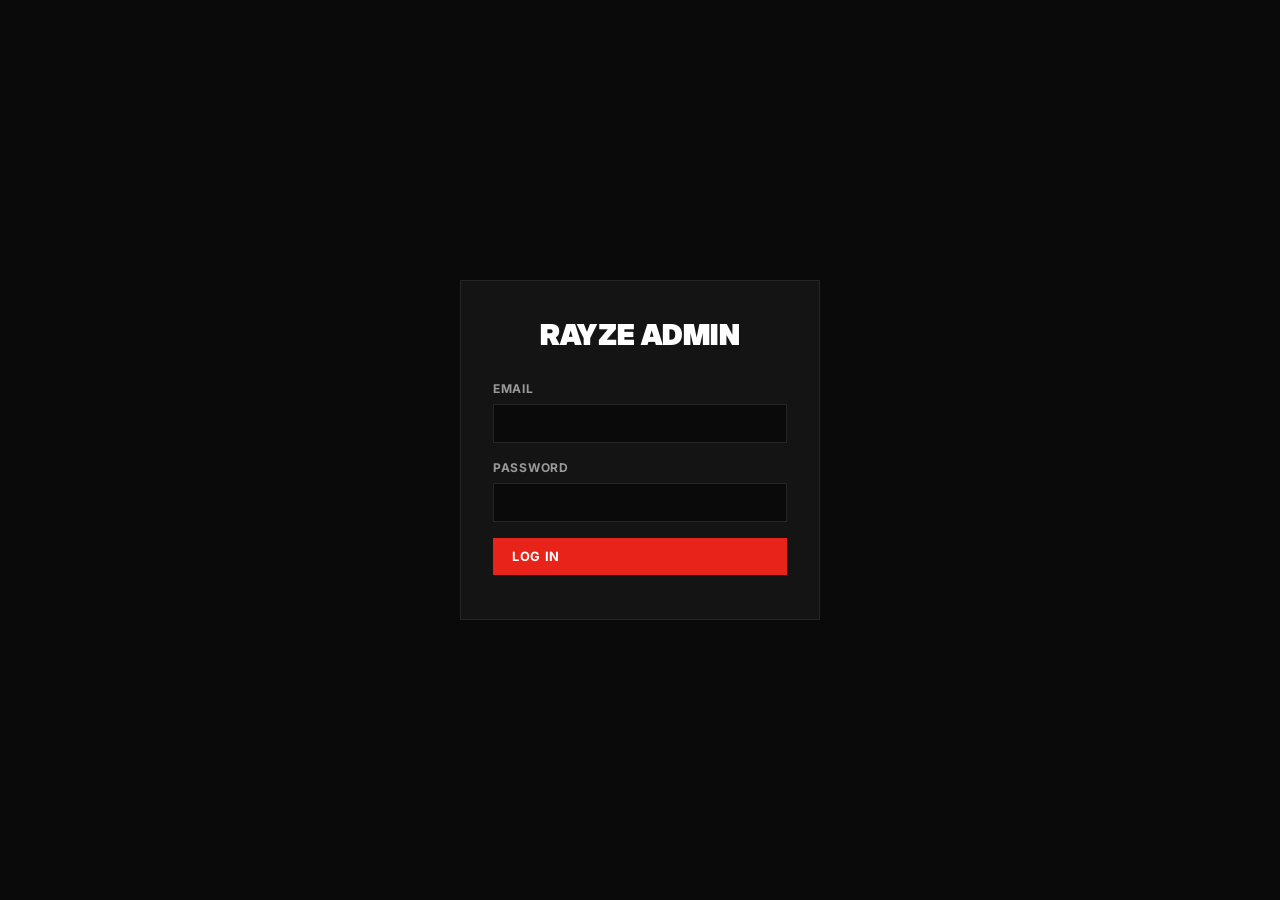
<file: admin/index.html>
<!doctype html>
<html lang="en">
<head>
<meta charset="UTF-8">
<meta name="viewport" content="width=device-width, initial-scale=1.0">
<meta name="robots" content="noindex, nofollow">
<title>RAYZE Admin</title>
<link rel="stylesheet" href="css/style.css">
<link rel="icon" type="image/png" sizes="32x32" href="favicon-32.png">
<link rel="icon" type="image/png" sizes="16x16" href="favicon-16.png">
</head>
<body>

<div id="login-view">
  <div class="login-box">
    <h1>RAYZE Admin</h1>
    <form id="login-form">
      <div class="form-field">
        <label for="email">Email</label>
        <input type="email" id="email" name="email" required autocomplete="username">
      </div>
      <div class="form-field">
        <label for="password">Password</label>
        <input type="password" id="password" name="password" required autocomplete="current-password">
      </div>
      <button type="submit" class="btn btn-primary" style="width:100%;">Log in</button>
      <div id="login-status" class="status-msg"></div>
    </form>
  </div>
</div>

<div id="dashboard-view" hidden>
  <div class="wrap">
    <div class="topbar">
      <h1>RAYZE Admin</h1>
      <button id="logout-btn" class="btn btn-small">Log out</button>
    </div>

    <div class="tabs">
      <button class="tab-btn active" data-tab="portfolio-panel">Portfolio</button>
      <button class="tab-btn" data-tab="reviews-panel">Reviews</button>
    </div>

    <section id="portfolio-panel" class="tab-panel active">
      <div class="form-card">
        <h2 id="portfolio-form-title">Add portfolio item</h2>
        <form id="portfolio-form">
          <input type="hidden" id="portfolio-id">
          <div class="form-field">
            <label for="portfolio-title">Title</label>
            <input type="text" id="portfolio-title" required maxlength="200">
          </div>
          <div class="form-field">
            <label for="portfolio-slug">Slug</label>
            <input type="text" id="portfolio-slug" required maxlength="220" pattern="[a-z0-9]+(-[a-z0-9]+)*" placeholder="northfield-rebrand-launch">
          </div>
          <div class="form-field">
            <label for="portfolio-client">Client name</label>
            <input type="text" id="portfolio-client" required maxlength="200">
          </div>
          <div class="form-field">
            <label for="portfolio-category">Category</label>
            <input type="text" id="portfolio-category" required maxlength="100">
          </div>
          <div class="form-field">
            <label for="portfolio-description">Description</label>
            <textarea id="portfolio-description" required maxlength="5000"></textarea>
          </div>
          <div class="form-field">
            <label for="portfolio-cover">Cover image URL</label>
            <input type="url" id="portfolio-cover" maxlength="1000" placeholder="https://...">
          </div>
          <div class="form-field">
            <label for="portfolio-project-url">Behance / project link</label>
            <input type="url" id="portfolio-project-url" maxlength="1000" placeholder="https://www.behance.net/gallery/...">
          </div>
          <div class="checkbox-field">
            <input type="checkbox" id="portfolio-published">
            <label for="portfolio-published">Published (visible on the public site)</label>
          </div>
          <button type="submit" class="btn btn-primary">Save</button>
          <button type="button" id="portfolio-cancel-edit" class="btn btn-small" hidden>Cancel edit</button>
          <div id="portfolio-form-status" class="status-msg"></div>
        </form>
      </div>

      <h2>Existing items</h2>
      <div id="portfolio-list"><p>Loading…</p></div>
    </section>

    <section id="reviews-panel" class="tab-panel">
      <div class="form-card">
        <h2 id="review-form-title">Add review</h2>
        <form id="review-form">
          <input type="hidden" id="review-id">
          <div class="form-field">
            <label for="review-client">Client name</label>
            <input type="text" id="review-client" required maxlength="200">
          </div>
          <div class="form-field">
            <label for="review-company">Company (optional)</label>
            <input type="text" id="review-company" maxlength="200">
          </div>
          <div class="form-field">
            <label for="review-avatar">Avatar image URL (optional — falls back to initials)</label>
            <input type="url" id="review-avatar" maxlength="1000" placeholder="https://...">
          </div>
          <div class="form-field">
            <label for="review-quote">Quote</label>
            <textarea id="review-quote" required maxlength="2000"></textarea>
          </div>
          <div class="form-field">
            <label for="review-rating">Rating</label>
            <select id="review-rating" required>
              <option value="5">5 / 5</option>
              <option value="4">4 / 5</option>
              <option value="3">3 / 5</option>
              <option value="2">2 / 5</option>
              <option value="1">1 / 5</option>
            </select>
          </div>
          <div class="checkbox-field">
            <input type="checkbox" id="review-published">
            <label for="review-published">Published (visible on the public site)</label>
          </div>
          <button type="submit" class="btn btn-primary">Save</button>
          <button type="button" id="review-cancel-edit" class="btn btn-small" hidden>Cancel edit</button>
          <div id="review-form-status" class="status-msg"></div>
        </form>
      </div>

      <h2>Existing reviews</h2>
      <div id="reviews-list"><p>Loading…</p></div>
    </section>
  </div>
</div>

<script type="module" src="js/main.js"></script>
</body>
</html>
</file>
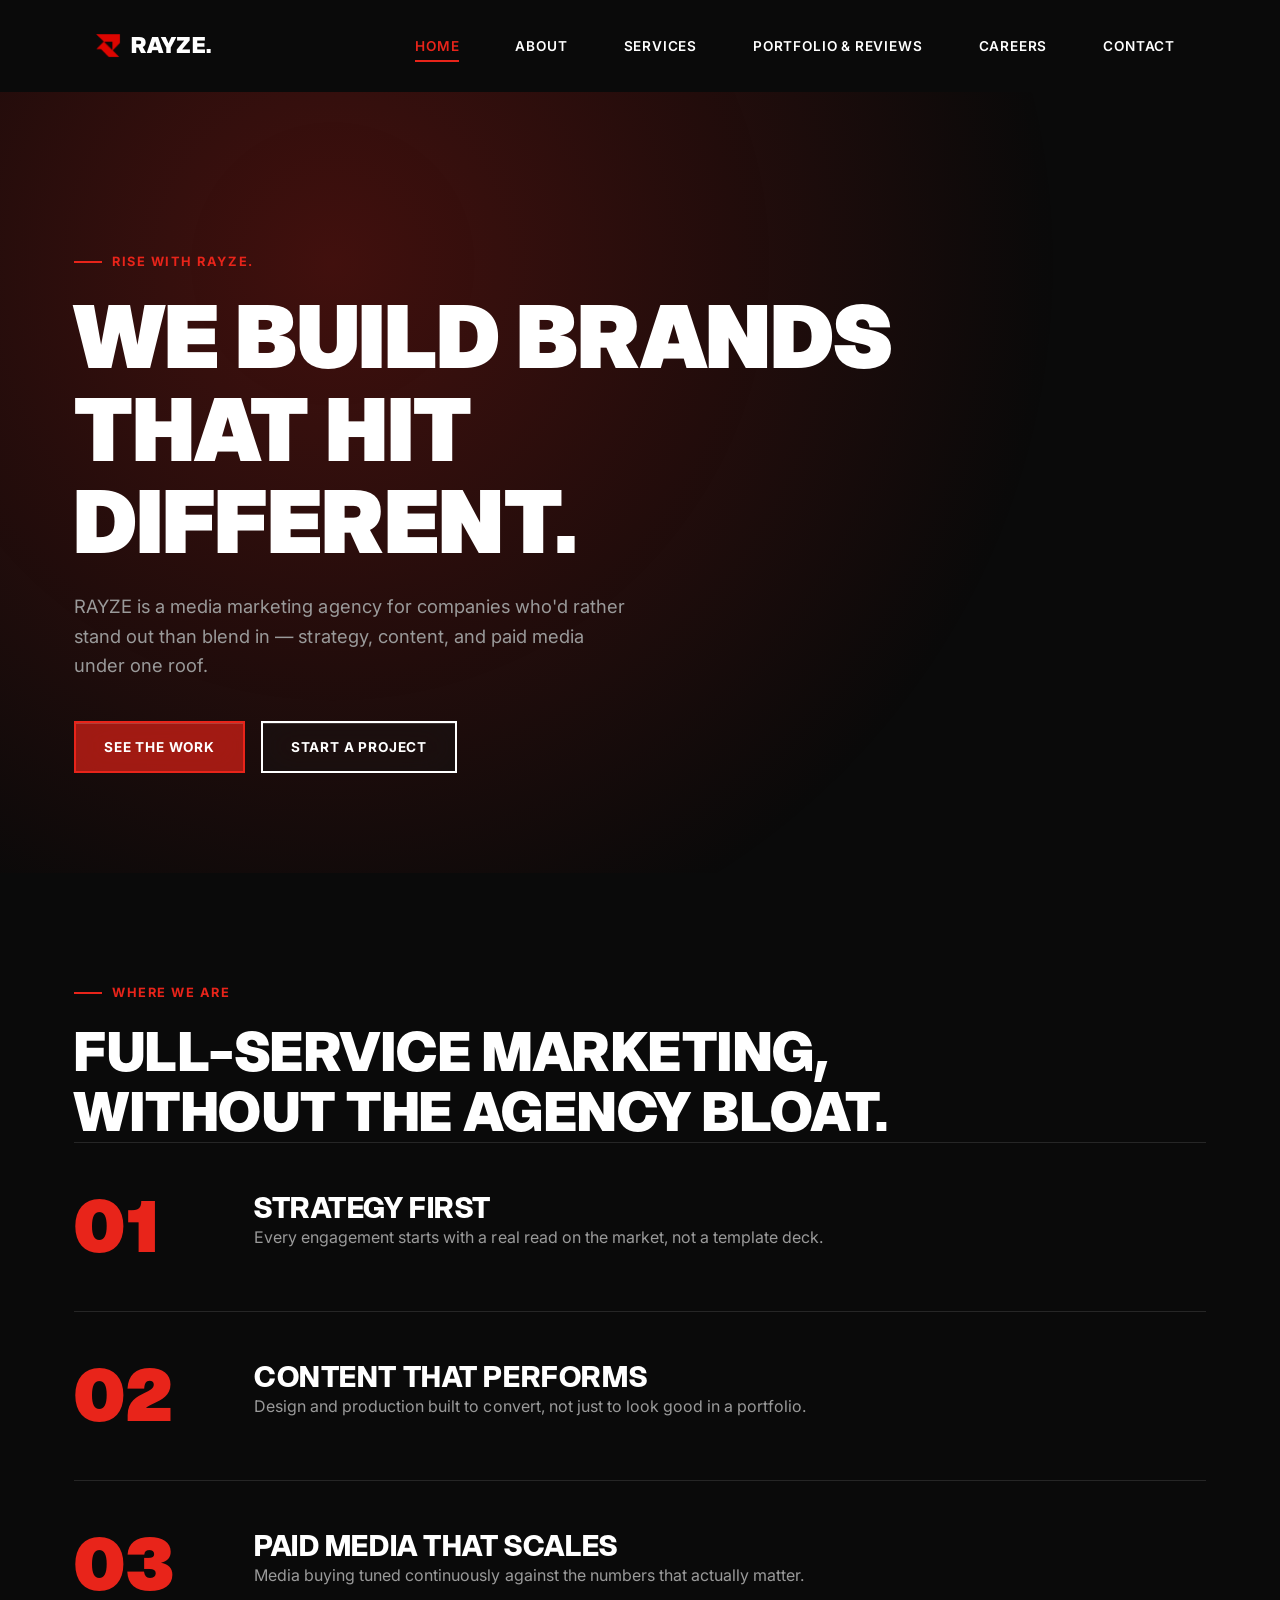
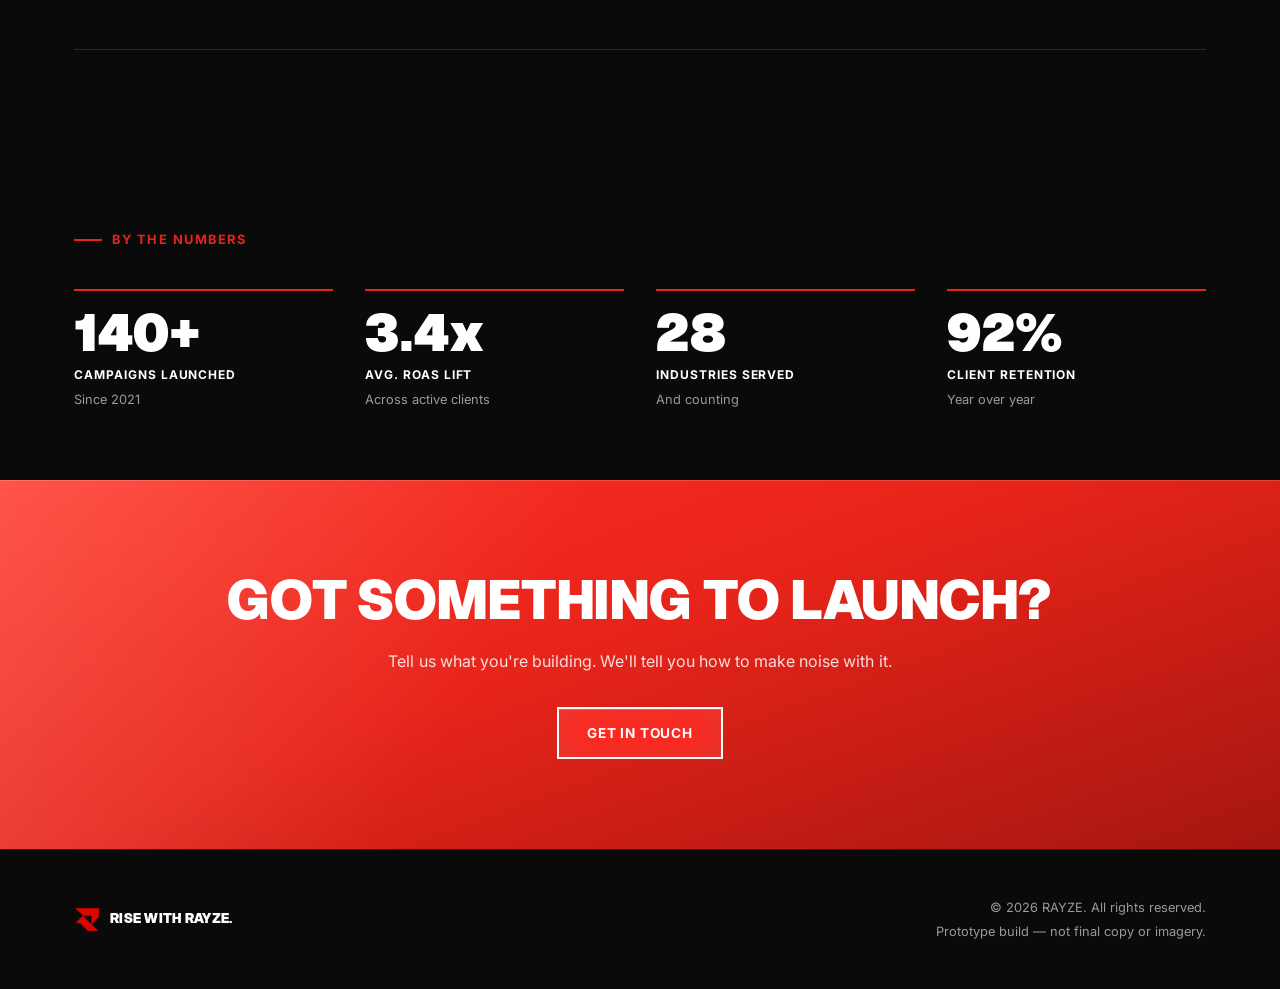
<file: frontend/index.html>
<!doctype html>
<html lang="en">
<head>
<meta charset="UTF-8">
<meta name="viewport" content="width=device-width, initial-scale=1.0">
<title>RAYZE — Media Marketing Agency</title>
<link rel="stylesheet" href="css/style.css">
<link rel="icon" type="image/png" sizes="32x32" href="favicon-32.png">
<link rel="icon" type="image/png" sizes="16x16" href="favicon-16.png">
<link rel="apple-touch-icon" href="apple-touch-icon.png">
</head>
<body>

<header class="site-header">
  <div class="container">
    <div class="nav-bar">
      <a href="index.html" class="logo"><img src="logos/mark-red.png" class="logo-mark-img" alt="RAYZE">RAYZE.</a>
      <nav>
        <span class="nav-highlight" aria-hidden="true"></span>
        <ul class="nav-links">
          <li><a href="index.html">Home</a></li>
          <li><a href="about.html">About</a></li>
          <li><a href="services.html">Services</a></li>
          <li><a href="work.html">Portfolio &amp; Reviews</a></li>
          <li><a href="careers.html">Careers</a></li>
          <li><a href="contact.html">Contact</a></li>
        </ul>
      </nav>
      <button class="nav-toggle" aria-label="Toggle menu" aria-expanded="false">
        <span class="nav-toggle-bar"></span>
        <span class="nav-toggle-bar"></span>
        <span class="nav-toggle-bar"></span>
      </button>
    </div>
  </div>
</header>

<main>

  <section class="hero">
    <div class="container">
      <div class="overline">Rise with RAYZE.</div>
      <h1>We build brands that hit different.</h1>
      <p class="lede">RAYZE is a media marketing agency for companies who'd rather stand out
        than blend in — strategy, content, and paid media under one roof.</p>
      <div class="actions">
        <a href="work.html" class="btn btn-primary">See the work</a>
        <a href="contact.html" class="btn">Start a project</a>
      </div>
    </div>
  </section>

  <section class="section">
    <div class="container">
      <div class="overline">Where we are</div>
      <h2 class="reveal">Full-service marketing,<br>without the agency bloat.</h2>

      <div class="numbered-section reveal">
        <div class="num">01</div>
        <div>
          <h3>Strategy first</h3>
          <p>Every engagement starts with a real read on the market, not a template deck.</p>
        </div>
      </div>
      <div class="numbered-section reveal">
        <div class="num">02</div>
        <div>
          <h3>Content that performs</h3>
          <p>Design and production built to convert, not just to look good in a portfolio.</p>
        </div>
      </div>
      <div class="numbered-section reveal">
        <div class="num">03</div>
        <div>
          <h3>Paid media that scales</h3>
          <p>Media buying tuned continuously against the numbers that actually matter.</p>
        </div>
      </div>
    </div>
  </section>

  <section class="section-tight">
    <div class="container reveal">
      <div class="overline">By the numbers</div>
      <div class="stats-row">
        <div class="stat">
          <div class="stat-number">140+</div>
          <div class="stat-label">Campaigns launched</div>
          <div class="stat-delta">Since 2021</div>
        </div>
        <div class="stat">
          <div class="stat-number">3.4x</div>
          <div class="stat-label">Avg. ROAS lift</div>
          <div class="stat-delta">Across active clients</div>
        </div>
        <div class="stat">
          <div class="stat-number">28</div>
          <div class="stat-label">Industries served</div>
          <div class="stat-delta">And counting</div>
        </div>
        <div class="stat">
          <div class="stat-number">92%</div>
          <div class="stat-label">Client retention</div>
          <div class="stat-delta">Year over year</div>
        </div>
      </div>
    </div>
  </section>

  <section class="section-tight reviews-marquee-section">
    <div class="marquee-glow" aria-hidden="true">
      <span class="marquee-glow-blob marquee-glow-blob-1"></span>
      <span class="marquee-glow-blob marquee-glow-blob-2"></span>
      <span class="marquee-glow-blob marquee-glow-blob-3"></span>
    </div>
    <div class="marquee">
      <div class="marquee-track" id="marquee-track">
        <p class="marquee-loading">Loading reviews…</p>
      </div>
    </div>
  </section>

  <section class="cta-block reveal">
    <div class="container">
      <h2>Got something to launch?</h2>
      <p>Tell us what you're building. We'll tell you how to make noise with it.</p>
      <a href="contact.html" class="btn">Get in touch</a>
    </div>
  </section>

</main>

<footer class="site-footer">
  <div class="container">
    <div class="footer-brand">
      <img src="logos/mark-red.png" class="logo-mark-img" alt="RAYZE">
      <span class="footer-tagline">Rise with RAYZE.</span>
    </div>
    <div class="footer-meta">
      <span>&copy; 2026 RAYZE. All rights reserved.</span>
      <span>Prototype build — not final copy or imagery.</span>
    </div>
  </div>
</footer>

<script type="module" src="js/main.js"></script>
<script type="module" src="js/reviews-marquee.js"></script>
</body>
</html>
</file>
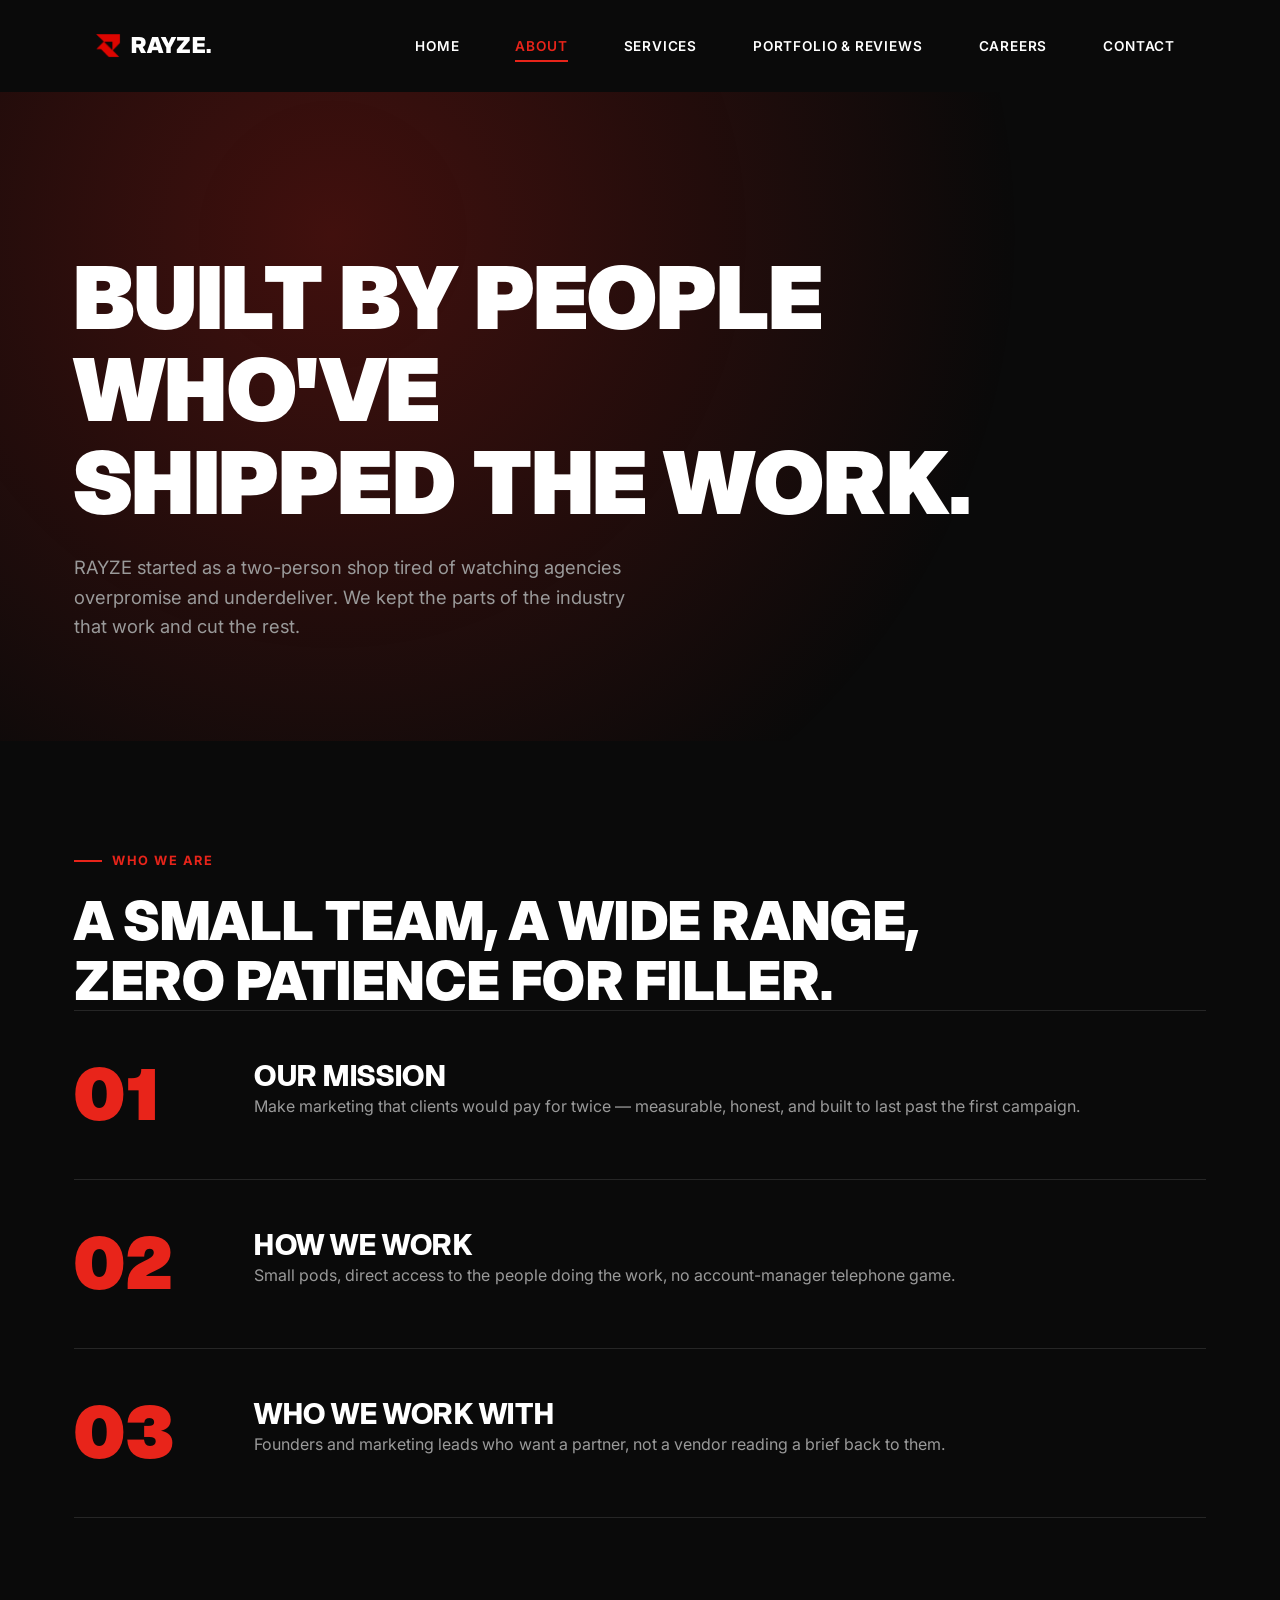
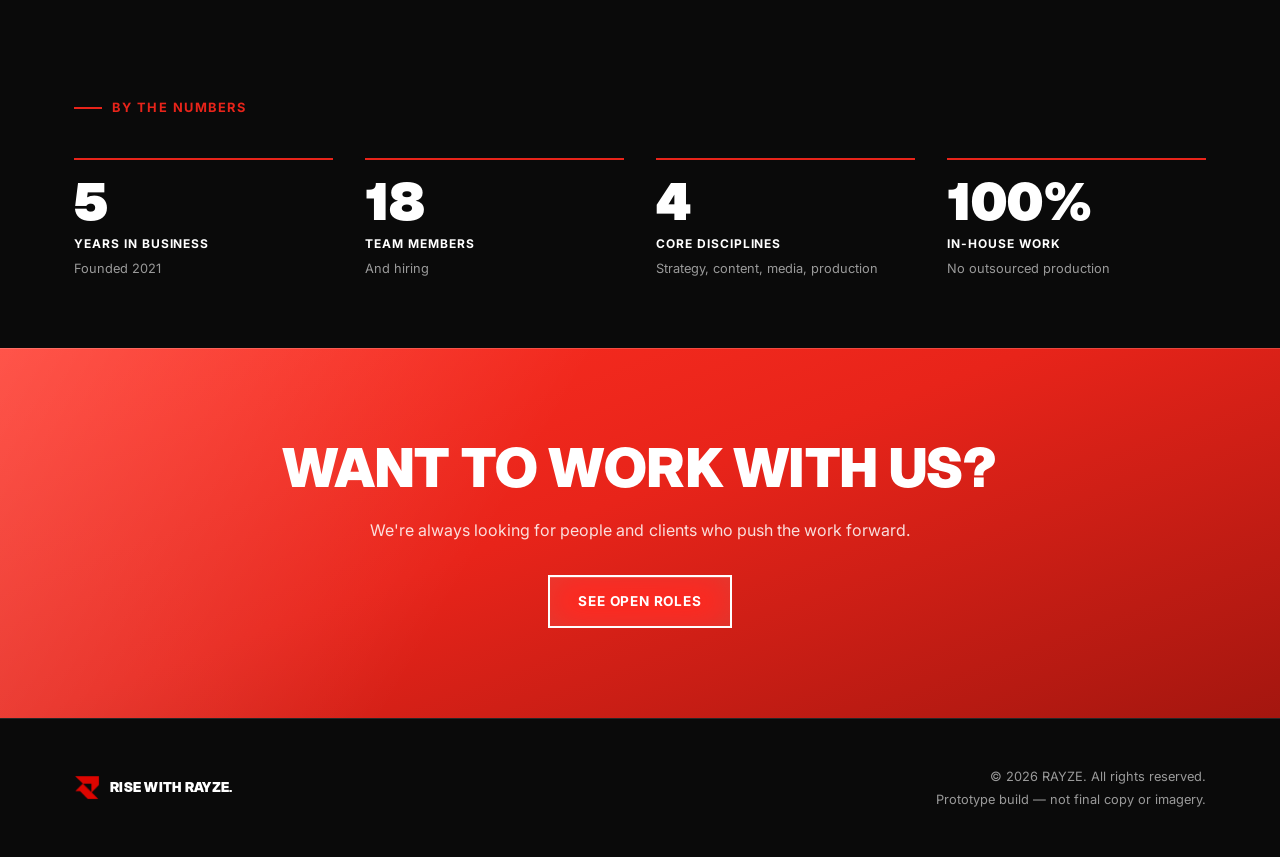
<file: frontend/about.html>
<!doctype html>
<html lang="en">
<head>
<meta charset="UTF-8">
<meta name="viewport" content="width=device-width, initial-scale=1.0">
<title>About — RAYZE</title>
<link rel="stylesheet" href="css/style.css">
<link rel="icon" type="image/png" sizes="32x32" href="favicon-32.png">
<link rel="icon" type="image/png" sizes="16x16" href="favicon-16.png">
<link rel="apple-touch-icon" href="apple-touch-icon.png">
</head>
<body>

<header class="site-header">
  <div class="container">
    <div class="nav-bar">
      <a href="index.html" class="logo"><img src="logos/mark-red.png" class="logo-mark-img" alt="RAYZE">RAYZE.</a>
      <nav>
        <span class="nav-highlight" aria-hidden="true"></span>
        <ul class="nav-links">
          <li><a href="index.html">Home</a></li>
          <li><a href="about.html">About</a></li>
          <li><a href="services.html">Services</a></li>
          <li><a href="work.html">Portfolio &amp; Reviews</a></li>
          <li><a href="careers.html">Careers</a></li>
          <li><a href="contact.html">Contact</a></li>
        </ul>
      </nav>
      <button class="nav-toggle" aria-label="Toggle menu" aria-expanded="false">
        <span class="nav-toggle-bar"></span>
        <span class="nav-toggle-bar"></span>
        <span class="nav-toggle-bar"></span>
      </button>
    </div>
  </div>
</header>

<main>

  <section class="hero">
    <div class="container">
      <h1>Built by people who've<br>shipped the work.</h1>
      <p class="lede">RAYZE started as a two-person shop tired of watching agencies
        overpromise and underdeliver. We kept the parts of the industry that work
        and cut the rest.</p>
    </div>
  </section>

  <section class="section">
    <div class="container">
      <div class="overline">Who we are</div>
      <h2 class="reveal">A small team, a wide range,<br>zero patience for filler.</h2>

      <div class="numbered-section reveal">
        <div class="num">01</div>
        <div>
          <h3>Our mission</h3>
          <p>Make marketing that clients would pay for twice — measurable, honest, and built to last past the first campaign.</p>
        </div>
      </div>
      <div class="numbered-section reveal">
        <div class="num">02</div>
        <div>
          <h3>How we work</h3>
          <p>Small pods, direct access to the people doing the work, no account-manager telephone game.</p>
        </div>
      </div>
      <div class="numbered-section reveal">
        <div class="num">03</div>
        <div>
          <h3>Who we work with</h3>
          <p>Founders and marketing leads who want a partner, not a vendor reading a brief back to them.</p>
        </div>
      </div>
    </div>
  </section>

  <section class="section-tight">
    <div class="container reveal">
      <div class="overline">By the numbers</div>
      <div class="stats-row">
        <div class="stat">
          <div class="stat-number">5</div>
          <div class="stat-label">Years in business</div>
          <div class="stat-delta">Founded 2021</div>
        </div>
        <div class="stat">
          <div class="stat-number">18</div>
          <div class="stat-label">Team members</div>
          <div class="stat-delta">And hiring</div>
        </div>
        <div class="stat">
          <div class="stat-number">4</div>
          <div class="stat-label">Core disciplines</div>
          <div class="stat-delta">Strategy, content, media, production</div>
        </div>
        <div class="stat">
          <div class="stat-number">100%</div>
          <div class="stat-label">In-house work</div>
          <div class="stat-delta">No outsourced production</div>
        </div>
      </div>
    </div>
  </section>

  <section class="cta-block reveal">
    <div class="container">
      <h2>Want to work with us?</h2>
      <p>We're always looking for people and clients who push the work forward.</p>
      <a href="careers.html" class="btn">See open roles</a>
    </div>
  </section>

</main>

<footer class="site-footer">
  <div class="container">
    <div class="footer-brand">
      <img src="logos/mark-red.png" class="logo-mark-img" alt="RAYZE">
      <span class="footer-tagline">Rise with RAYZE.</span>
    </div>
    <div class="footer-meta">
      <span>&copy; 2026 RAYZE. All rights reserved.</span>
      <span>Prototype build — not final copy or imagery.</span>
    </div>
  </div>
</footer>

<script type="module" src="js/main.js"></script>
</body>
</html>
</file>
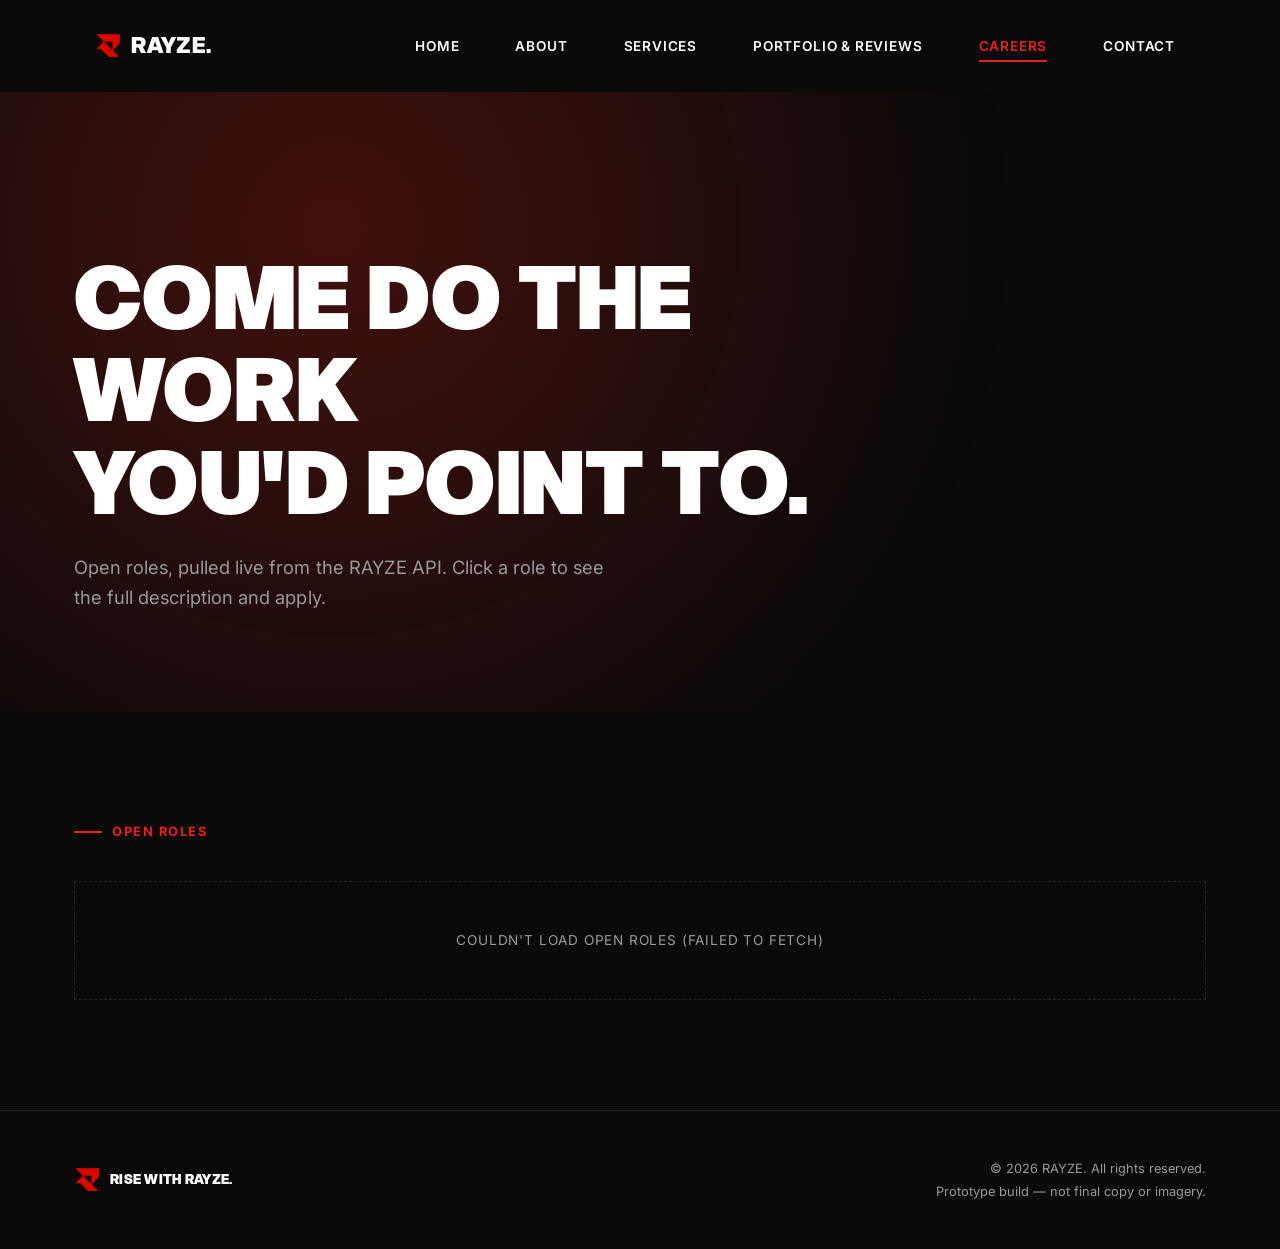
<file: frontend/careers.html>
<!doctype html>
<html lang="en">
<head>
<meta charset="UTF-8">
<meta name="viewport" content="width=device-width, initial-scale=1.0">
<title>Careers — RAYZE</title>
<link rel="stylesheet" href="css/style.css">
<link rel="icon" type="image/png" sizes="32x32" href="favicon-32.png">
<link rel="icon" type="image/png" sizes="16x16" href="favicon-16.png">
<link rel="apple-touch-icon" href="apple-touch-icon.png">
</head>
<body>

<header class="site-header">
  <div class="container">
    <div class="nav-bar">
      <a href="index.html" class="logo"><img src="logos/mark-red.png" class="logo-mark-img" alt="RAYZE">RAYZE.</a>
      <nav>
        <span class="nav-highlight" aria-hidden="true"></span>
        <ul class="nav-links">
          <li><a href="index.html">Home</a></li>
          <li><a href="about.html">About</a></li>
          <li><a href="services.html">Services</a></li>
          <li><a href="work.html">Portfolio &amp; Reviews</a></li>
          <li><a href="careers.html">Careers</a></li>
          <li><a href="contact.html">Contact</a></li>
        </ul>
      </nav>
      <button class="nav-toggle" aria-label="Toggle menu" aria-expanded="false">
        <span class="nav-toggle-bar"></span>
        <span class="nav-toggle-bar"></span>
        <span class="nav-toggle-bar"></span>
      </button>
    </div>
  </div>
</header>

<main>

  <section class="hero">
    <div class="container">
      <h1>Come do the work<br>you'd point to.</h1>
      <p class="lede">Open roles, pulled live from the RAYZE API. Click a role to see the
        full description and apply.</p>
    </div>
  </section>

  <section class="section">
    <div class="container">
      <div class="overline">Open roles</div>
      <div id="jobs-list" style="margin-top:40px; display:flex; flex-direction:column; gap:16px;">
        <p>Loading open roles…</p>
      </div>
    </div>
  </section>

</main>

<footer class="site-footer">
  <div class="container">
    <div class="footer-brand">
      <img src="logos/mark-red.png" class="logo-mark-img" alt="RAYZE">
      <span class="footer-tagline">Rise with RAYZE.</span>
    </div>
    <div class="footer-meta">
      <span>&copy; 2026 RAYZE. All rights reserved.</span>
      <span>Prototype build — not final copy or imagery.</span>
    </div>
  </div>
</footer>

<script type="module" src="js/main.js"></script>
<script type="module" src="js/careers.js"></script>
</body>
</html>
</file>
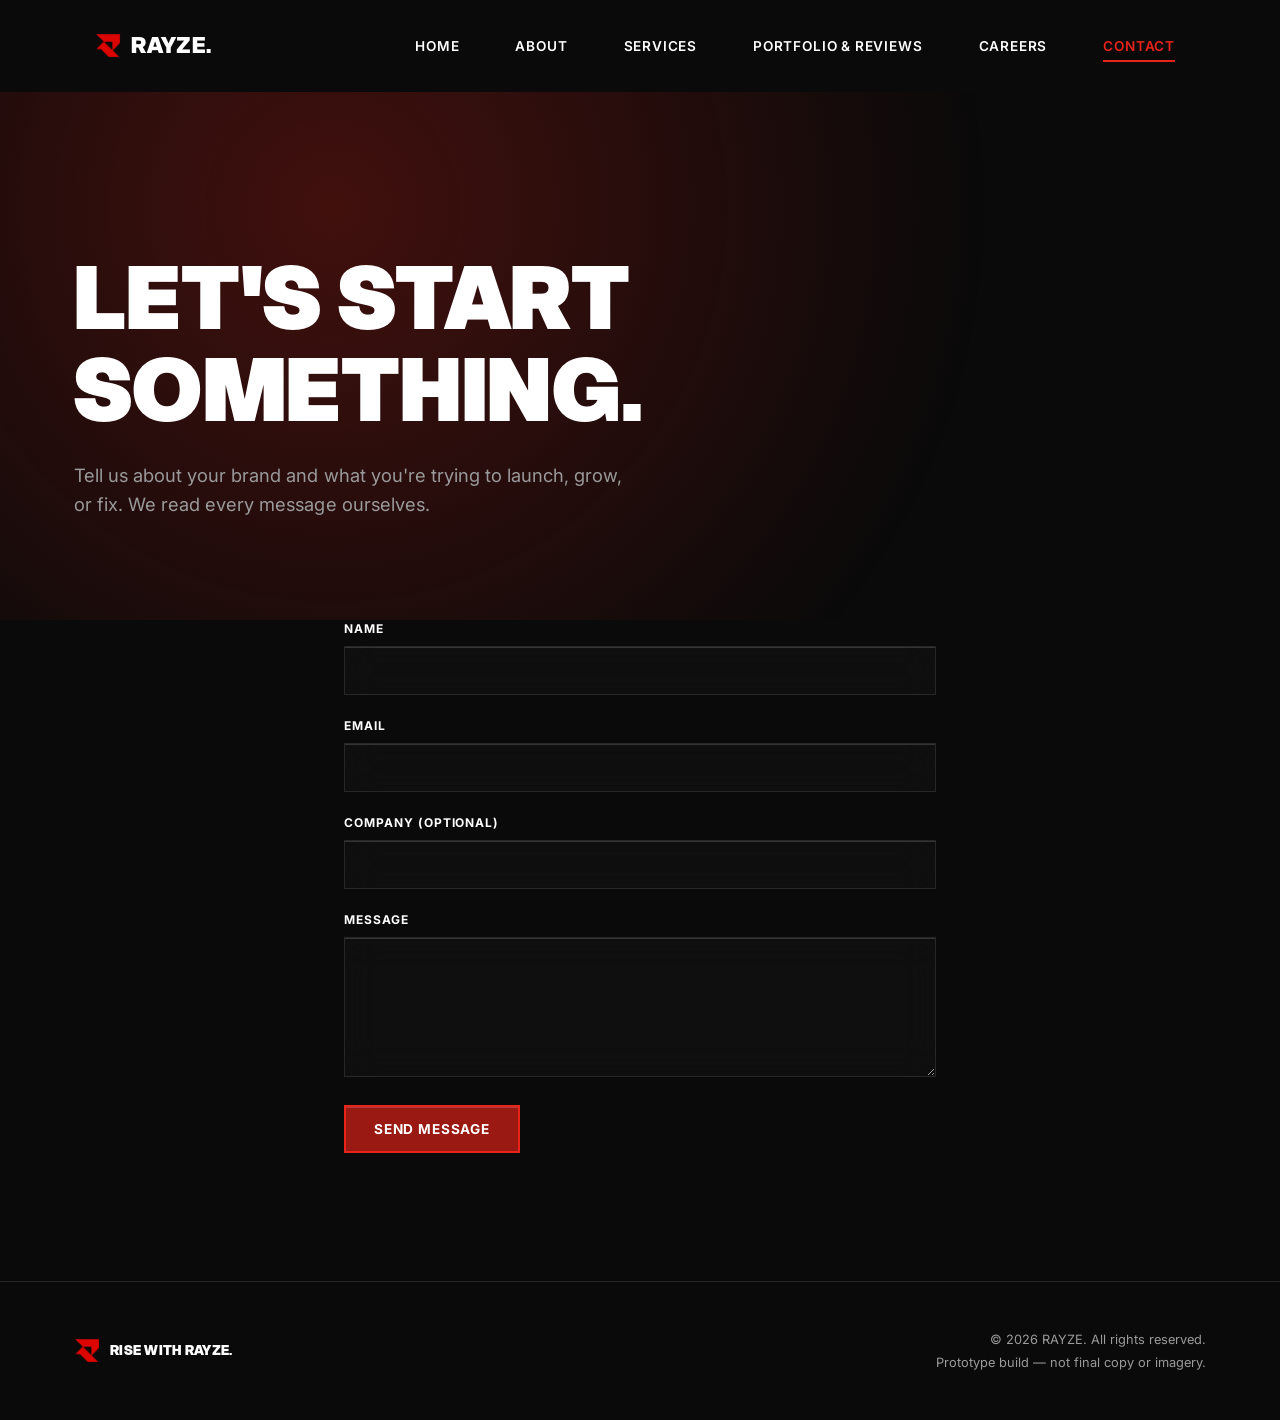
<file: frontend/contact.html>
<!doctype html>
<html lang="en">
<head>
<meta charset="UTF-8">
<meta name="viewport" content="width=device-width, initial-scale=1.0">
<title>Contact — RAYZE</title>
<link rel="stylesheet" href="css/style.css">
<link rel="icon" type="image/png" sizes="32x32" href="favicon-32.png">
<link rel="icon" type="image/png" sizes="16x16" href="favicon-16.png">
<link rel="apple-touch-icon" href="apple-touch-icon.png">
</head>
<body>

<header class="site-header">
  <div class="container">
    <div class="nav-bar">
      <a href="index.html" class="logo"><img src="logos/mark-red.png" class="logo-mark-img" alt="RAYZE">RAYZE.</a>
      <nav>
        <span class="nav-highlight" aria-hidden="true"></span>
        <ul class="nav-links">
          <li><a href="index.html">Home</a></li>
          <li><a href="about.html">About</a></li>
          <li><a href="services.html">Services</a></li>
          <li><a href="work.html">Portfolio &amp; Reviews</a></li>
          <li><a href="careers.html">Careers</a></li>
          <li><a href="contact.html">Contact</a></li>
        </ul>
      </nav>
      <button class="nav-toggle" aria-label="Toggle menu" aria-expanded="false">
        <span class="nav-toggle-bar"></span>
        <span class="nav-toggle-bar"></span>
        <span class="nav-toggle-bar"></span>
      </button>
    </div>
  </div>
</header>

<main>

  <section class="hero">
    <div class="container">
      <h1>Let's start<br>something.</h1>
      <p class="lede">Tell us about your brand and what you're trying to launch, grow, or fix.
        We read every message ourselves.</p>
    </div>
  </section>

  <section class="section" style="padding-top:0;">
    <div class="container" style="max-width:640px;">
      <form id="contact-form">
        <div class="form-field">
          <label for="name">Name</label>
          <input type="text" id="name" name="name" required maxlength="200">
        </div>

        <div class="form-field">
          <label for="email">Email</label>
          <input type="email" id="email" name="email" required maxlength="320">
        </div>

        <div class="form-field">
          <label for="company">Company (optional)</label>
          <input type="text" id="company" name="company" maxlength="200">
        </div>

        <div class="form-field">
          <label for="message">Message</label>
          <textarea id="message" name="message" required maxlength="5000"></textarea>
        </div>

        <!-- Honeypot: real visitors never see or fill this in. -->
        <div class="form-field honeypot-field" aria-hidden="true">
          <label for="website">Website</label>
          <input type="text" id="website" name="website" tabindex="-1" autocomplete="off">
        </div>

        <button type="submit" class="btn btn-primary">Send message</button>
        <div id="contact-status" class="form-status"></div>
      </form>
    </div>
  </section>

</main>

<footer class="site-footer">
  <div class="container">
    <div class="footer-brand">
      <img src="logos/mark-red.png" class="logo-mark-img" alt="RAYZE">
      <span class="footer-tagline">Rise with RAYZE.</span>
    </div>
    <div class="footer-meta">
      <span>&copy; 2026 RAYZE. All rights reserved.</span>
      <span>Prototype build — not final copy or imagery.</span>
    </div>
  </div>
</footer>

<script type="module" src="js/main.js"></script>
<script type="module" src="js/contact.js"></script>
</body>
</html>
</file>
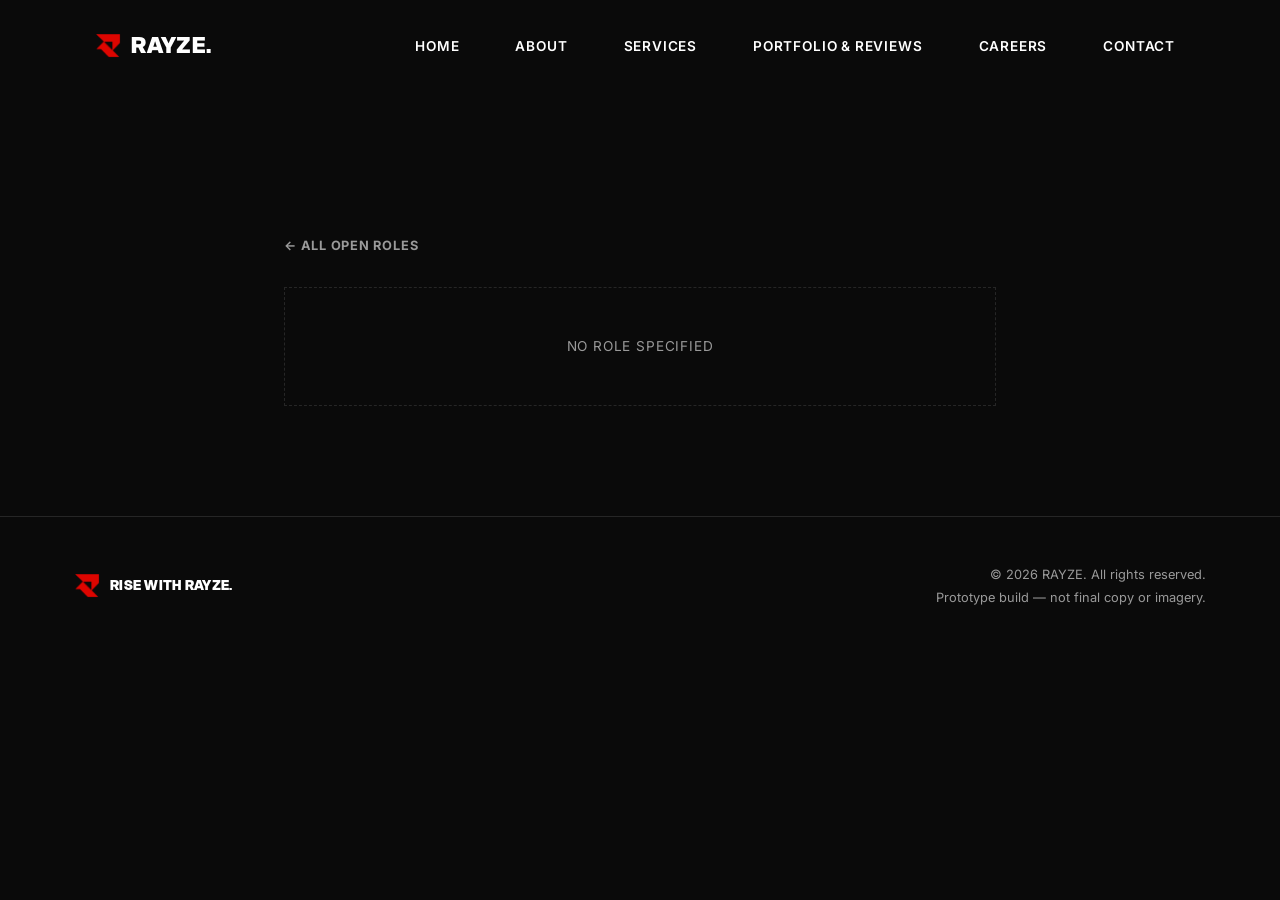
<file: frontend/role.html>
<!doctype html>
<html lang="en">
<head>
<meta charset="UTF-8">
<meta name="viewport" content="width=device-width, initial-scale=1.0">
<title>Apply — RAYZE</title>
<link rel="stylesheet" href="css/style.css">
<link rel="icon" type="image/png" sizes="32x32" href="favicon-32.png">
<link rel="icon" type="image/png" sizes="16x16" href="favicon-16.png">
<link rel="apple-touch-icon" href="apple-touch-icon.png">
</head>
<body>

<header class="site-header">
  <div class="container">
    <div class="nav-bar">
      <a href="index.html" class="logo"><img src="logos/mark-red.png" class="logo-mark-img" alt="RAYZE">RAYZE.</a>
      <nav>
        <span class="nav-highlight" aria-hidden="true"></span>
        <ul class="nav-links">
          <li><a href="index.html">Home</a></li>
          <li><a href="about.html">About</a></li>
          <li><a href="services.html">Services</a></li>
          <li><a href="work.html">Portfolio &amp; Reviews</a></li>
          <li><a href="careers.html">Careers</a></li>
          <li><a href="contact.html">Contact</a></li>
        </ul>
      </nav>
      <button class="nav-toggle" aria-label="Toggle menu" aria-expanded="false">
        <span class="nav-toggle-bar"></span>
        <span class="nav-toggle-bar"></span>
        <span class="nav-toggle-bar"></span>
      </button>
    </div>
  </div>
</header>

<main>
  <section class="section" style="padding-top: 140px;">
    <div class="container" style="max-width: 760px;">
      <a href="careers.html" class="back-link">&larr; All open roles</a>

      <div id="job-detail">
        <p>Loading role…</p>
      </div>

      <form id="apply-form" style="margin-top:48px; display:none;">
        <h3 style="margin-bottom: 24px;">Apply for this role</h3>

        <div class="form-field">
          <label for="applicant_name">Full name</label>
          <input type="text" id="applicant_name" name="applicant_name" required maxlength="200">
        </div>

        <div class="form-field">
          <label for="email">Email</label>
          <input type="email" id="email" name="email" required maxlength="320">
        </div>

        <div class="form-field">
          <label for="phone">Phone (optional)</label>
          <input type="tel" id="phone" name="phone" maxlength="50">
        </div>

        <div class="form-field">
          <label for="cover_letter">Cover letter (optional)</label>
          <textarea id="cover_letter" name="cover_letter" maxlength="5000"></textarea>
        </div>

        <div class="form-field">
          <label for="resume">Resume (PDF, JPG, or PNG)</label>
          <input type="file" id="resume" name="resume" accept=".pdf,.jpg,.jpeg,.png" required>
        </div>

        <!-- Honeypot: real applicants never see or fill this in. -->
        <div class="form-field honeypot-field" aria-hidden="true">
          <label for="website">Website</label>
          <input type="text" id="website" name="website" tabindex="-1" autocomplete="off">
        </div>

        <button type="submit" class="btn btn-primary">Submit application</button>
        <div id="apply-status" class="form-status"></div>
      </form>
    </div>
  </section>
</main>

<footer class="site-footer">
  <div class="container">
    <div class="footer-brand">
      <img src="logos/mark-red.png" class="logo-mark-img" alt="RAYZE">
      <span class="footer-tagline">Rise with RAYZE.</span>
    </div>
    <div class="footer-meta">
      <span>&copy; 2026 RAYZE. All rights reserved.</span>
      <span>Prototype build — not final copy or imagery.</span>
    </div>
  </div>
</footer>

<script type="module" src="js/main.js"></script>
<script type="module" src="js/role.js"></script>
</body>
</html>
</file>
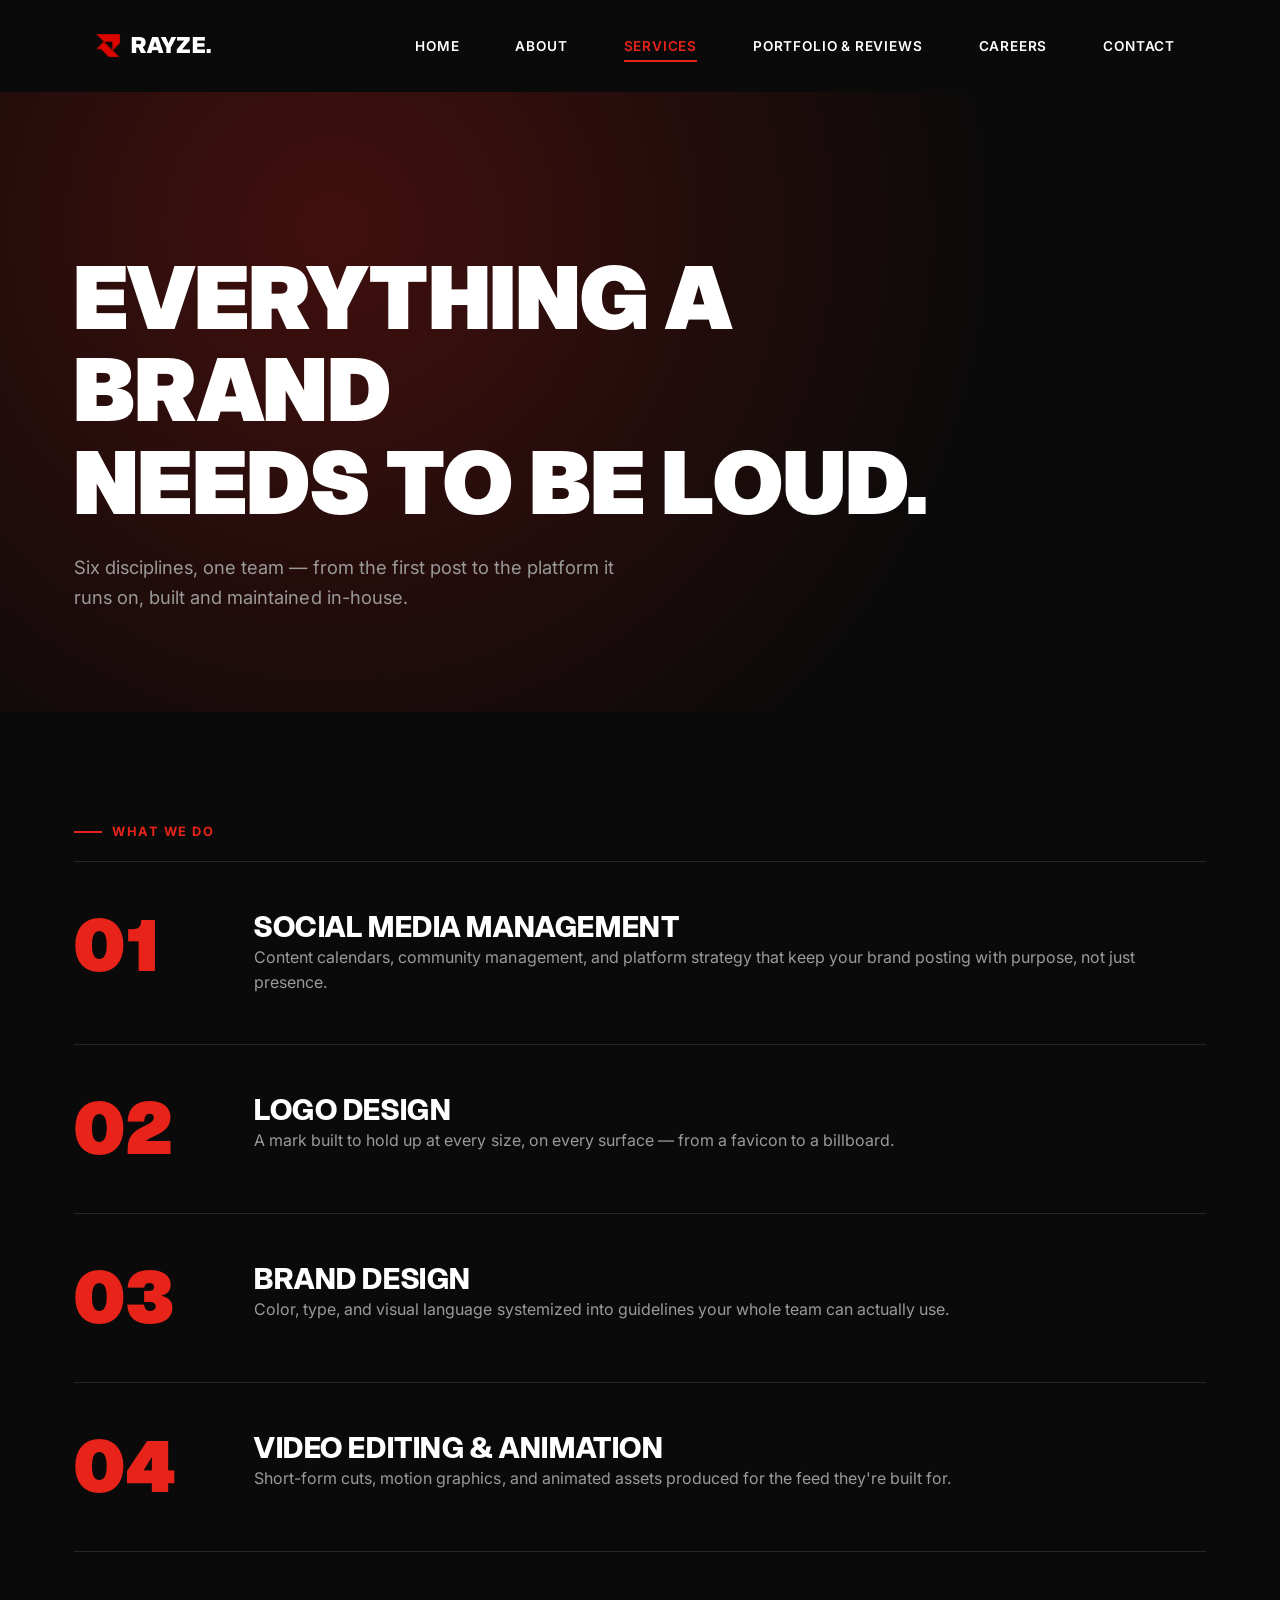
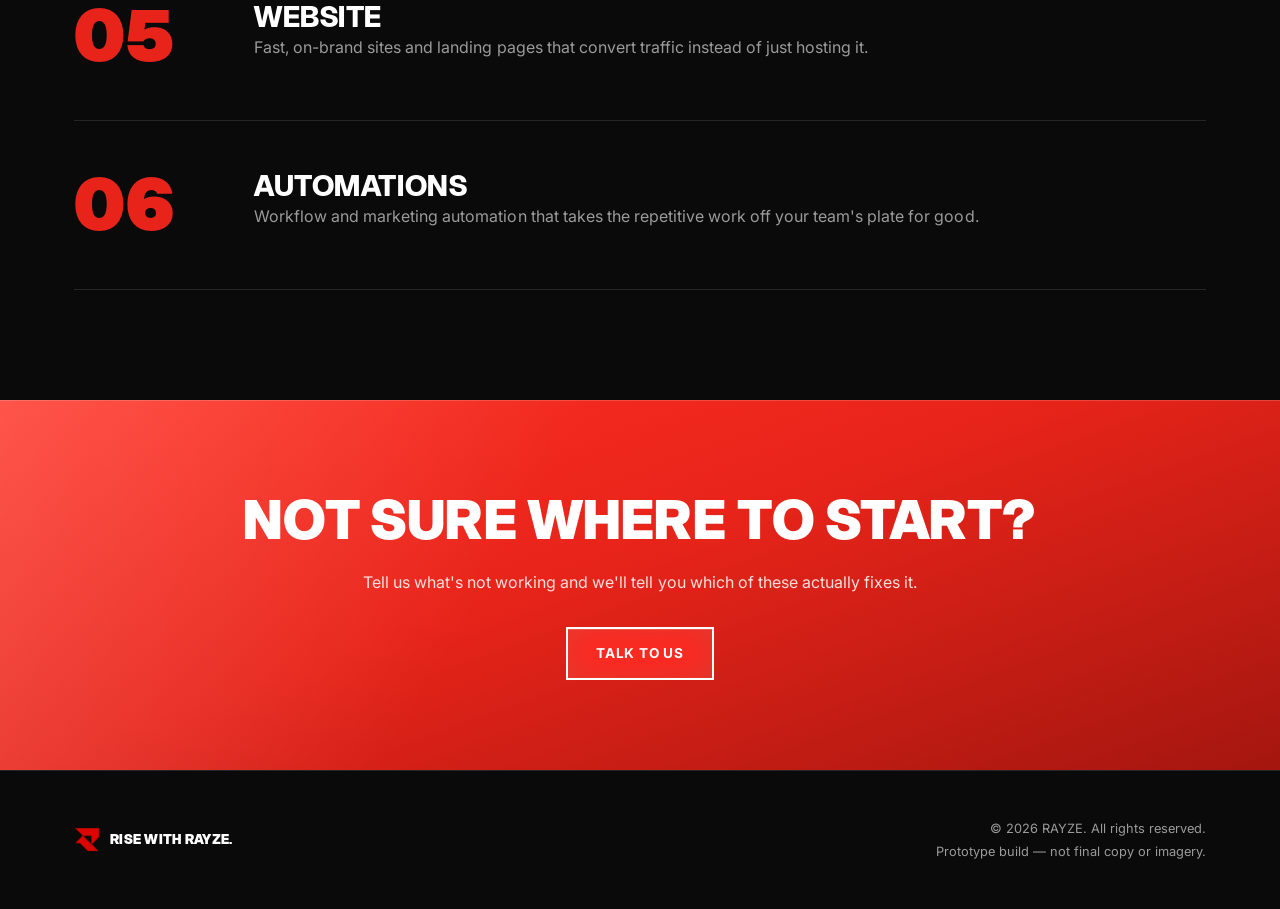
<file: frontend/services.html>
<!doctype html>
<html lang="en">
<head>
<meta charset="UTF-8">
<meta name="viewport" content="width=device-width, initial-scale=1.0">
<title>Services — RAYZE</title>
<link rel="stylesheet" href="css/style.css">
<link rel="icon" type="image/png" sizes="32x32" href="favicon-32.png">
<link rel="icon" type="image/png" sizes="16x16" href="favicon-16.png">
<link rel="apple-touch-icon" href="apple-touch-icon.png">
</head>
<body>

<header class="site-header">
  <div class="container">
    <div class="nav-bar">
      <a href="index.html" class="logo"><img src="logos/mark-red.png" class="logo-mark-img" alt="RAYZE">RAYZE.</a>
      <nav>
        <span class="nav-highlight" aria-hidden="true"></span>
        <ul class="nav-links">
          <li><a href="index.html">Home</a></li>
          <li><a href="about.html">About</a></li>
          <li><a href="services.html">Services</a></li>
          <li><a href="work.html">Portfolio &amp; Reviews</a></li>
          <li><a href="careers.html">Careers</a></li>
          <li><a href="contact.html">Contact</a></li>
        </ul>
      </nav>
      <button class="nav-toggle" aria-label="Toggle menu" aria-expanded="false">
        <span class="nav-toggle-bar"></span>
        <span class="nav-toggle-bar"></span>
        <span class="nav-toggle-bar"></span>
      </button>
    </div>
  </div>
</header>

<main>

  <section class="hero">
    <div class="container">
      <h1>Everything a brand<br>needs to be loud.</h1>
      <p class="lede">Six disciplines, one team — from the first post to the platform
        it runs on, built and maintained in-house.</p>
    </div>
  </section>

  <section class="section">
    <div class="container">
      <div class="overline">What we do</div>

      <div class="numbered-section reveal">
        <div class="num">01</div>
        <div>
          <h3>Social Media Management</h3>
          <p>Content calendars, community management, and platform strategy that keep your
            brand posting with purpose, not just presence.</p>
        </div>
      </div>
      <div class="numbered-section reveal">
        <div class="num">02</div>
        <div>
          <h3>Logo Design</h3>
          <p>A mark built to hold up at every size, on every surface — from a favicon to a
            billboard.</p>
        </div>
      </div>
      <div class="numbered-section reveal">
        <div class="num">03</div>
        <div>
          <h3>Brand Design</h3>
          <p>Color, type, and visual language systemized into guidelines your whole team can
            actually use.</p>
        </div>
      </div>
      <div class="numbered-section reveal">
        <div class="num">04</div>
        <div>
          <h3>Video Editing &amp; Animation</h3>
          <p>Short-form cuts, motion graphics, and animated assets produced for the feed
            they're built for.</p>
        </div>
      </div>
      <div class="numbered-section reveal">
        <div class="num">05</div>
        <div>
          <h3>Website</h3>
          <p>Fast, on-brand sites and landing pages that convert traffic instead of just
            hosting it.</p>
        </div>
      </div>
      <div class="numbered-section reveal">
        <div class="num">06</div>
        <div>
          <h3>Automations</h3>
          <p>Workflow and marketing automation that takes the repetitive work off your
            team's plate for good.</p>
        </div>
      </div>
    </div>
  </section>

  <section class="cta-block reveal">
    <div class="container">
      <h2>Not sure where to start?</h2>
      <p>Tell us what's not working and we'll tell you which of these actually fixes it.</p>
      <a href="contact.html" class="btn">Talk to us</a>
    </div>
  </section>

</main>

<footer class="site-footer">
  <div class="container">
    <div class="footer-brand">
      <img src="logos/mark-red.png" class="logo-mark-img" alt="RAYZE">
      <span class="footer-tagline">Rise with RAYZE.</span>
    </div>
    <div class="footer-meta">
      <span>&copy; 2026 RAYZE. All rights reserved.</span>
      <span>Prototype build — not final copy or imagery.</span>
    </div>
  </div>
</footer>

<script type="module" src="js/main.js"></script>
</body>
</html>
</file>
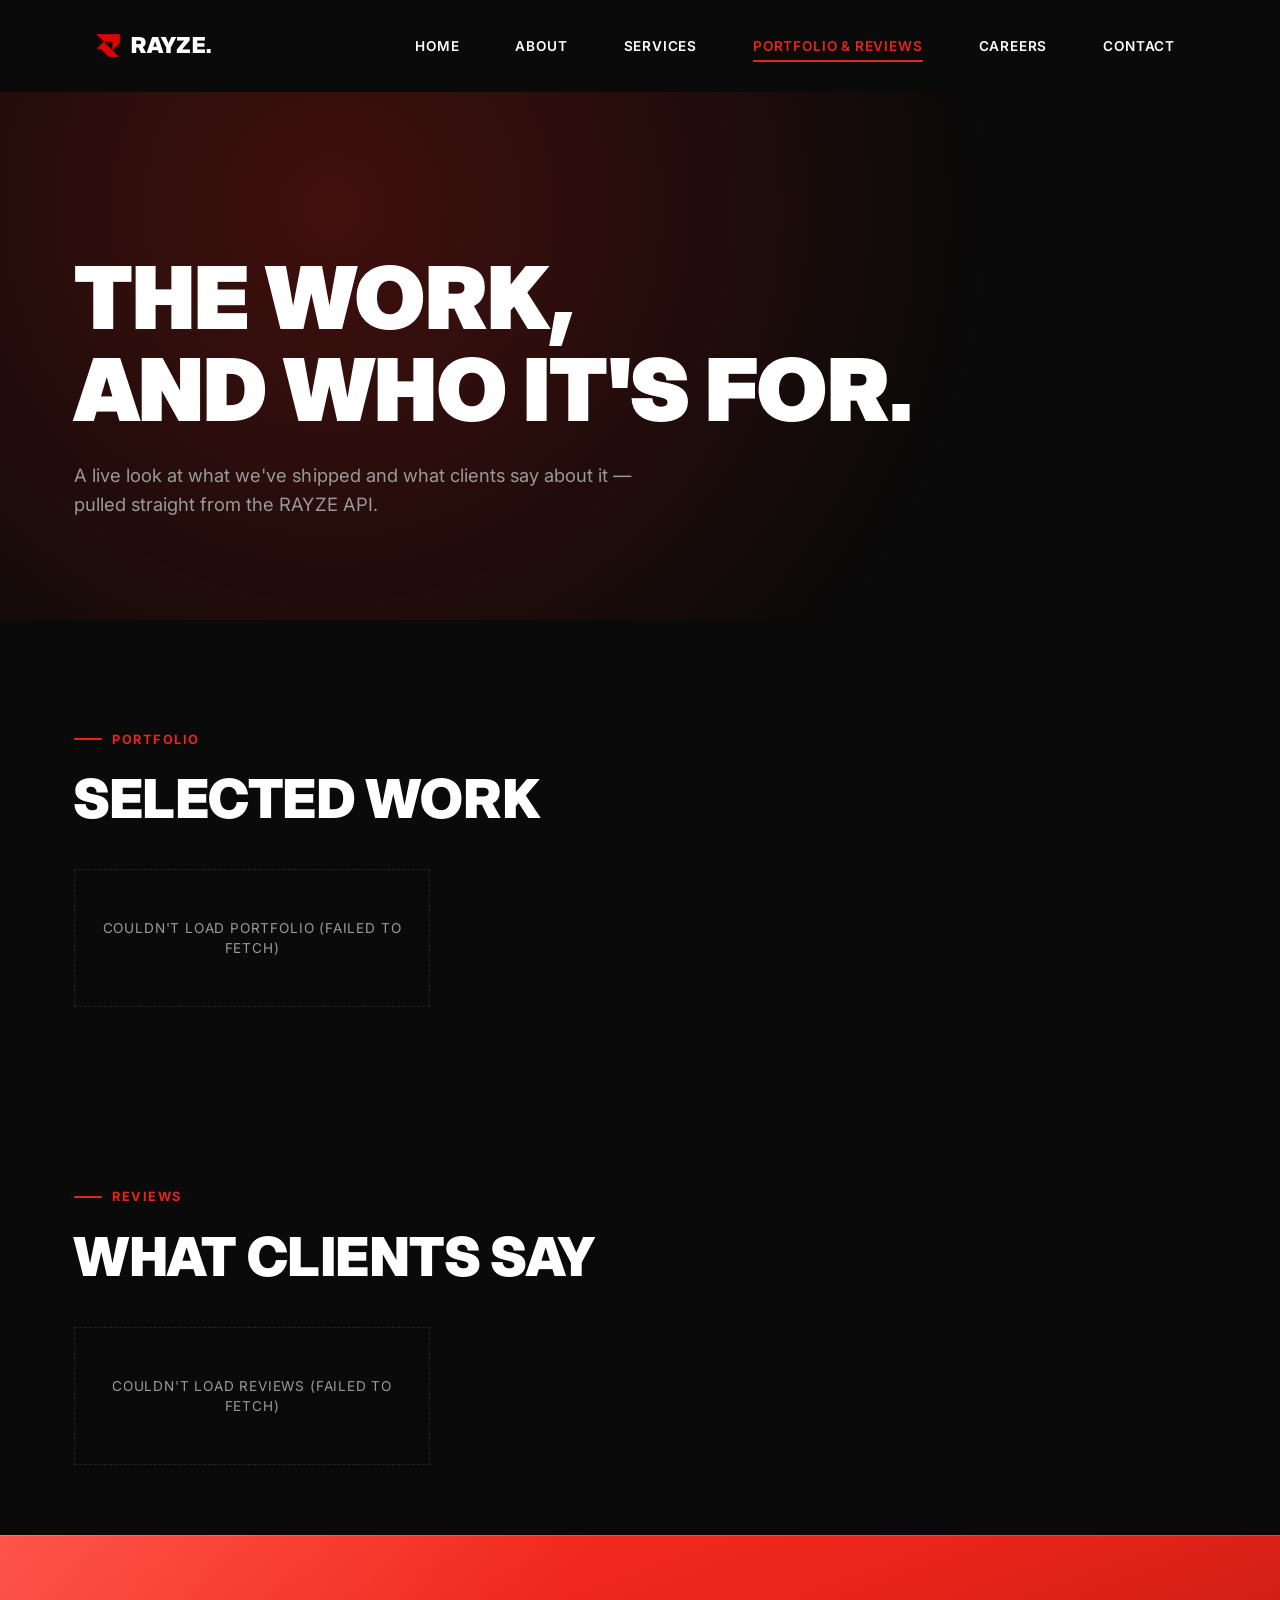
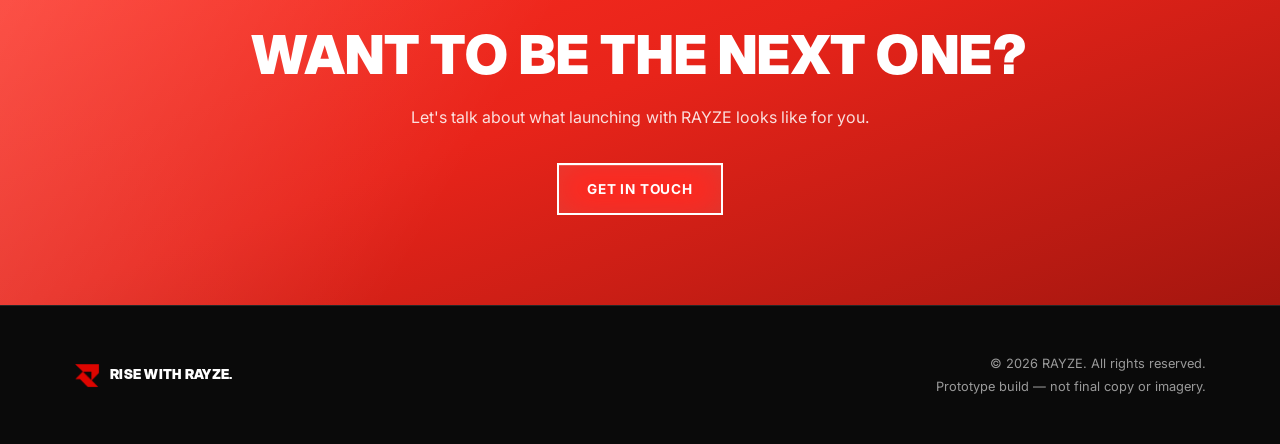
<file: frontend/work.html>
<!doctype html>
<html lang="en">
<head>
<meta charset="UTF-8">
<meta name="viewport" content="width=device-width, initial-scale=1.0">
<title>Portfolio &amp; Reviews — RAYZE</title>
<link rel="stylesheet" href="css/style.css">
<link rel="icon" type="image/png" sizes="32x32" href="favicon-32.png">
<link rel="icon" type="image/png" sizes="16x16" href="favicon-16.png">
<link rel="apple-touch-icon" href="apple-touch-icon.png">
</head>
<body>

<header class="site-header">
  <div class="container">
    <div class="nav-bar">
      <a href="index.html" class="logo"><img src="logos/mark-red.png" class="logo-mark-img" alt="RAYZE">RAYZE.</a>
      <nav>
        <span class="nav-highlight" aria-hidden="true"></span>
        <ul class="nav-links">
          <li><a href="index.html">Home</a></li>
          <li><a href="about.html">About</a></li>
          <li><a href="services.html">Services</a></li>
          <li><a href="work.html">Portfolio &amp; Reviews</a></li>
          <li><a href="careers.html">Careers</a></li>
          <li><a href="contact.html">Contact</a></li>
        </ul>
      </nav>
      <button class="nav-toggle" aria-label="Toggle menu" aria-expanded="false">
        <span class="nav-toggle-bar"></span>
        <span class="nav-toggle-bar"></span>
        <span class="nav-toggle-bar"></span>
      </button>
    </div>
  </div>
</header>

<main>

  <section class="hero">
    <div class="container">
      <h1>The work,<br>and who it's for.</h1>
      <p class="lede">A live look at what we've shipped and what clients say about it —
        pulled straight from the RAYZE API.</p>
    </div>
  </section>

  <section class="section">
    <div class="container">
      <div class="overline">Portfolio</div>
      <h2 class="reveal">Selected work</h2>
      <div id="portfolio-grid" class="grid-3" style="margin-top:40px;">
        <p>Loading portfolio…</p>
      </div>
    </div>
  </section>

  <section id="reviews" class="section-tight">
    <div class="container">
      <div class="overline">Reviews</div>
      <h2 class="reveal">What clients say</h2>
      <div id="reviews-grid" class="grid-3" style="margin-top:40px;">
        <p>Loading reviews…</p>
      </div>
    </div>
  </section>

  <section class="cta-block reveal">
    <div class="container">
      <h2>Want to be the next one?</h2>
      <p>Let's talk about what launching with RAYZE looks like for you.</p>
      <a href="contact.html" class="btn">Get in touch</a>
    </div>
  </section>

</main>

<footer class="site-footer">
  <div class="container">
    <div class="footer-brand">
      <img src="logos/mark-red.png" class="logo-mark-img" alt="RAYZE">
      <span class="footer-tagline">Rise with RAYZE.</span>
    </div>
    <div class="footer-meta">
      <span>&copy; 2026 RAYZE. All rights reserved.</span>
      <span>Prototype build — not final copy or imagery.</span>
    </div>
  </div>
</footer>

<script type="module" src="js/main.js"></script>
<script type="module" src="js/work.js"></script>
</body>
</html>
</file>
<file: admin/css/style.css>
@import url('https://fonts.googleapis.com/css2?family=Inter:wght@400;500;600;700&display=swap');

@font-face {
  font-family: 'Delight';
  src: url('../fonts/Delight-Bold.otf') format('opentype');
  font-weight: 700;
  font-style: normal;
  font-display: swap;
}
@font-face {
  font-family: 'Delight';
  src: url('../fonts/Delight-ExtraBold.otf') format('opentype');
  font-weight: 800;
  font-style: normal;
  font-display: swap;
}
@font-face {
  font-family: 'Delight';
  src: url('../fonts/Delight-Black.otf') format('opentype');
  font-weight: 900;
  font-style: normal;
  font-display: swap;
}

:root {
  --bg: #0a0a0a;
  --bg-raised: #141414;
  --red: #e8241a;
  --white: #ffffff;
  --muted: #9a9a9a;
  --border: #262626;
  --font-display: 'Delight', 'Inter', -apple-system, sans-serif;
  --font-body: 'Inter', -apple-system, sans-serif;
}

* { box-sizing: border-box; }

body {
  margin: 0;
  background: var(--bg);
  color: var(--white);
  font-family: var(--font-body);
  line-height: 1.5;
}

h1, h2, h3 {
  font-family: var(--font-display);
  text-transform: uppercase;
  margin: 0;
}

h1 { font-weight: 900; font-size: 1.8rem; letter-spacing: 0.01em; }
h2 { font-weight: 800; font-size: 1.3rem; letter-spacing: 0.01em; }

a { color: inherit; }

.wrap {
  max-width: 960px;
  margin: 0 auto;
  padding: 40px 24px 80px;
}

/* ---------- Login view ---------- */

#login-view {
  min-height: 100vh;
  display: flex;
  align-items: center;
  justify-content: center;
}

.login-box {
  width: 100%;
  max-width: 360px;
  padding: 32px;
  border: 1px solid var(--border);
  background: var(--bg-raised);
}

.login-box h1 { text-align: center; margin-bottom: 24px; }

/* ---------- Top bar ---------- */

.topbar {
  display: flex;
  align-items: center;
  justify-content: space-between;
  border-bottom: 1px solid var(--border);
  padding-bottom: 20px;
  margin-bottom: 32px;
}

/* ---------- Tabs ---------- */

.tabs {
  display: flex;
  gap: 8px;
  margin-bottom: 28px;
  border-bottom: 1px solid var(--border);
}

.tab-btn {
  background: none;
  border: none;
  color: var(--muted);
  font-family: var(--font-body);
  font-weight: 600;
  font-size: 0.85rem;
  text-transform: uppercase;
  letter-spacing: 0.05em;
  padding: 10px 4px;
  margin-right: 20px;
  cursor: pointer;
  border-bottom: 2px solid transparent;
}

.tab-btn.active {
  color: var(--white);
  border-bottom-color: var(--red);
}

.tab-panel { display: none; }
.tab-panel.active { display: block; }

/* ---------- Forms ---------- */

.form-field { margin-bottom: 16px; }

.form-field label {
  display: block;
  font-size: 0.75rem;
  font-weight: 700;
  text-transform: uppercase;
  letter-spacing: 0.06em;
  margin-bottom: 6px;
  color: var(--muted);
}

.form-field input,
.form-field textarea,
.form-field select {
  width: 100%;
  background: var(--bg);
  border: 1px solid var(--border);
  color: var(--white);
  font-family: var(--font-body);
  font-size: 0.9rem;
  padding: 10px 12px;
}

.form-field input:focus,
.form-field textarea:focus,
.form-field select:focus {
  outline: none;
  border-color: var(--red);
}

.form-field textarea { resize: vertical; min-height: 90px; }

.checkbox-field {
  display: flex;
  align-items: center;
  gap: 8px;
  margin-bottom: 16px;
}
.checkbox-field input { width: auto; }
.checkbox-field label { margin: 0; text-transform: none; letter-spacing: normal; font-size: 0.85rem; }

.form-card {
  border: 1px solid var(--border);
  background: var(--bg-raised);
  padding: 24px;
  margin-bottom: 32px;
}

/* ---------- Buttons ---------- */

.btn {
  display: inline-flex;
  align-items: center;
  gap: 6px;
  padding: 10px 18px;
  font-family: var(--font-body);
  font-weight: 700;
  font-size: 0.8rem;
  text-transform: uppercase;
  letter-spacing: 0.05em;
  border: 1px solid var(--white);
  background: transparent;
  color: var(--white);
  cursor: pointer;
}
.btn:hover { background: var(--white); color: var(--bg); }

.btn-primary { border-color: var(--red); background: var(--red); }
.btn-primary:hover { background: transparent; color: var(--red); }

.btn-small { padding: 6px 12px; font-size: 0.7rem; }
.btn-danger { border-color: var(--red); color: var(--red); }
.btn-danger:hover { background: var(--red); color: var(--white); }

/* ---------- List table ---------- */

.item-row {
  display: flex;
  align-items: center;
  justify-content: space-between;
  gap: 16px;
  padding: 14px 0;
  border-bottom: 1px solid var(--border);
  flex-wrap: wrap;
}

.item-row .info { flex: 1; min-width: 200px; }
.item-row .title { font-weight: 600; }
.item-row .meta { font-size: 0.78rem; color: var(--muted); margin-top: 2px; }
.item-row .actions { display: flex; gap: 8px; flex-wrap: wrap; }

.badge {
  display: inline-block;
  font-size: 0.65rem;
  font-weight: 700;
  text-transform: uppercase;
  letter-spacing: 0.05em;
  padding: 2px 8px;
  border: 1px solid var(--border);
  margin-left: 8px;
}
.badge.published { color: #3fbf6f; border-color: #3fbf6f; }
.badge.draft { color: var(--muted); }

.status-msg {
  margin: 12px 0;
  font-size: 0.85rem;
  font-weight: 600;
}
.status-msg.error { color: var(--red); }
.status-msg.success { color: #3fbf6f; }

.empty-state {
  padding: 24px;
  text-align: center;
  color: var(--muted);
  border: 1px dashed var(--border);
  font-size: 0.85rem;
}

[hidden] { display: none !important; }
</file>
<file: frontend/css/style.css>
@import url('https://fonts.googleapis.com/css2?family=Inter:wght@400;500;600;700&display=swap');

/* Delight: primary heading font. One family, three weights -- the browser
   picks the right file based on the `font-weight` applied to the element. */
@font-face {
  font-family: 'Delight';
  src: url('../fonts/Delight-Bold.otf') format('opentype');
  font-weight: 700;
  font-style: normal;
  font-display: swap;
}
@font-face {
  font-family: 'Delight';
  src: url('../fonts/Delight-ExtraBold.otf') format('opentype');
  font-weight: 800;
  font-style: normal;
  font-display: swap;
}
@font-face {
  font-family: 'Delight';
  src: url('../fonts/Delight-Black.otf') format('opentype');
  font-weight: 900;
  font-style: normal;
  font-display: swap;
}

:root {
  --bg: #0a0a0a;
  --bg-raised: #141414;
  --red: #e8241a;
  --white: #ffffff;
  --muted: #9a9a9a;
  --border: #262626;

  --font-display: 'Delight', 'Inter', -apple-system, Segoe UI, sans-serif;
  --font-body: 'Inter', -apple-system, Segoe UI, sans-serif;

  --container: 1180px;
  --gutter: 24px;

  /* Liquid glass: translucency + blur + a soft top-edge highlight, kept
     sharp-edged (0 border-radius everywhere) per the brand's "no rounded
     UI" rule -- the glass look comes entirely from light/blur, not shape. */
  --glass-bg: rgba(20, 20, 20, 0.5);
  --glass-bg-strong: rgba(10, 10, 10, 0.72);
  --glass-border: rgba(255, 255, 255, 0.1);
  --glass-highlight: inset 0 1px 0 rgba(255, 255, 255, 0.16);
  --glass-blur: blur(18px) saturate(160%);
}

* { box-sizing: border-box; }

html { scroll-behavior: smooth; }

body {
  margin: 0;
  background: var(--bg);
  color: var(--white);
  font-family: var(--font-body);
  font-weight: 400;
  line-height: 1.5;
  -webkit-font-smoothing: antialiased;
}

img { max-width: 100%; display: block; }

a { color: inherit; text-decoration: none; }

.container {
  max-width: var(--container);
  margin: 0 auto;
  padding: 0 var(--gutter);
}

h1, h2, h3 {
  font-family: var(--font-display);
  text-transform: uppercase;
  margin: 0;
}

h1 {
  font-weight: 900; /* Delight Black */
  font-size: clamp(2.6rem, 7vw, 5.5rem);
  line-height: 1.05;
  letter-spacing: 0.005em;
}

h2 {
  font-weight: 800; /* Delight ExtraBold */
  font-size: clamp(2rem, 4.5vw, 3.4rem);
  line-height: 1.1;
  letter-spacing: 0.01em;
}

h3 {
  font-weight: 700; /* Delight Bold */
  font-size: clamp(1.3rem, 2.5vw, 1.8rem);
  line-height: 1.2;
  letter-spacing: 0.02em;
}

p {
  color: var(--muted);
  margin: 0;
  line-height: 1.6;
  letter-spacing: 0.001em;
}

/* ---------- Header / Nav ---------- */
/* A floating bar that narrows, blurs, and gains a shadow once the page is
   scrolled (`.site-header.scrolled`, toggled in main.js) -- deliberately
   sharp-edged (no border-radius), not a rounded pill, to match the rest of
   the site's brand system. */

.site-header {
  position: sticky;
  top: 0;
  z-index: 50;
  padding: 14px 0;
}

.site-header .container {
  display: block;
}

.nav-bar {
  position: relative;
  display: flex;
  align-items: center;
  justify-content: space-between;
  height: 64px;
  max-width: 100%;
  margin: 0 auto;
  padding: 0 20px;
  background: transparent;
  border: 1px solid transparent;
  transition: max-width 0.4s cubic-bezier(0.16, 1, 0.3, 1),
    background-color 0.4s ease, border-color 0.4s ease, box-shadow 0.4s ease;
}

.site-header.scrolled .nav-bar {
  max-width: 1060px;
  background: var(--glass-bg-strong);
  backdrop-filter: var(--glass-blur);
  -webkit-backdrop-filter: var(--glass-blur);
  border-color: var(--glass-border);
  box-shadow: var(--glass-highlight), 0 16px 40px rgba(0, 0, 0, 0.5);
}

.logo {
  display: flex;
  align-items: center;
  gap: 10px;
  font-family: var(--font-display);
  font-weight: 800;
  font-size: 1.4rem;
  letter-spacing: 0.02em;
  flex-shrink: 0;
}

.logo-mark-img {
  width: 26px;
  height: 26px;
  object-fit: contain;
  display: block;
}

.site-header nav {
  position: relative;
}

.nav-links {
  display: flex;
  align-items: center;
  gap: 36px;
  list-style: none;
  margin: 0;
  padding: 0;
  transition: gap 0.4s cubic-bezier(0.16, 1, 0.3, 1);
}

.site-header.scrolled .nav-links {
  gap: 22px;
}

.nav-highlight {
  position: absolute;
  top: 0;
  left: 0;
  height: 100%;
  width: 0;
  background: var(--bg-raised);
  border: 1px solid var(--border);
  opacity: 0;
  z-index: 0;
  pointer-events: none;
  transition: transform 0.3s cubic-bezier(0.16, 1, 0.3, 1),
    width 0.3s cubic-bezier(0.16, 1, 0.3, 1), opacity 0.2s ease;
}

.nav-links li { position: relative; z-index: 1; }

.nav-links a {
  position: relative;
  display: inline-block;
  font-size: 0.85rem;
  font-weight: 600;
  text-transform: uppercase;
  letter-spacing: 0.06em;
  padding: 6px 10px;
  white-space: nowrap;
}

.nav-links a::after {
  content: '';
  position: absolute;
  left: 10px;
  right: 10px;
  bottom: 0;
  height: 2px;
  background: var(--red);
  transform: scaleX(0);
  transform-origin: right;
  transition: transform 0.3s ease;
}

.nav-links a:hover::after,
.nav-links a.active::after {
  transform: scaleX(1);
  transform-origin: left;
}

.nav-links a.active { color: var(--red); }

.nav-toggle {
  display: none;
  flex-direction: column;
  align-items: center;
  justify-content: center;
  gap: 5px;
  width: 40px;
  height: 36px;
  background: var(--glass-bg);
  backdrop-filter: var(--glass-blur);
  -webkit-backdrop-filter: var(--glass-blur);
  border: 1px solid var(--glass-border);
  box-shadow: var(--glass-highlight);
  padding: 0;
  cursor: pointer;
  flex-shrink: 0;
}

.nav-toggle-bar {
  width: 18px;
  height: 2px;
  background: var(--white);
  transition: transform 0.3s ease, opacity 0.2s ease;
}

.nav-toggle[aria-expanded="true"] .nav-toggle-bar:nth-child(1) {
  transform: translateY(7px) rotate(45deg);
}
.nav-toggle[aria-expanded="true"] .nav-toggle-bar:nth-child(2) {
  opacity: 0;
}
.nav-toggle[aria-expanded="true"] .nav-toggle-bar:nth-child(3) {
  transform: translateY(-7px) rotate(-45deg);
}

@media (max-width: 780px) {
  /* .nav-links being absolutely positioned means <nav> no longer has any
     in-flow content and collapses to ~0 width -- without this, .nav-links's
     left:0/right:0 anchors to that collapsed box instead of the full bar. */
  .site-header nav { position: static; }

  .nav-links {
    position: absolute;
    top: 100%;
    left: 0;
    right: 0;
    background: var(--glass-bg-strong);
    backdrop-filter: var(--glass-blur);
    -webkit-backdrop-filter: var(--glass-blur);
    border: 1px solid var(--glass-border);
    border-top: none;
    box-shadow: var(--glass-highlight), 0 16px 40px rgba(0, 0, 0, 0.5);
    flex-direction: column;
    align-items: stretch;
    gap: 0;
    max-height: 0;
    opacity: 0;
    overflow: hidden;
    padding: 0 20px;
    transition: max-height 0.35s cubic-bezier(0.16, 1, 0.3, 1),
      opacity 0.25s ease, padding 0.35s ease;
  }
  .nav-links.open {
    max-height: 420px;
    opacity: 1;
    padding: 8px 20px 20px;
  }
  .nav-links a { display: block; padding: 12px 0; }
  .nav-highlight { display: none; }
  .nav-toggle { display: flex; }
}

/* ---------- Buttons ---------- */

.btn {
  display: inline-flex;
  align-items: center;
  gap: 10px;
  padding: 14px 28px;
  font-family: var(--font-body);
  font-weight: 700;
  font-size: 0.85rem;
  text-transform: uppercase;
  letter-spacing: 0.06em;
  border: 2px solid var(--white);
  background: var(--glass-bg);
  backdrop-filter: var(--glass-blur);
  -webkit-backdrop-filter: var(--glass-blur);
  box-shadow: var(--glass-highlight);
  color: var(--white);
  cursor: pointer;
  transition: background 0.25s ease, color 0.25s ease, border-color 0.25s ease;
}

.btn:hover { background: var(--white); color: var(--bg); }

.btn-primary {
  border-color: var(--red);
  background: rgba(232, 36, 26, 0.65);
  color: var(--white);
}

.btn-primary:hover {
  background: transparent;
  color: var(--red);
}

/* ---------- Sections / layout helpers ---------- */

.section { padding: 110px 0; }
.section-tight { padding: 70px 0; }

.overline {
  display: flex;
  align-items: center;
  gap: 10px;
  font-size: 0.8rem;
  font-weight: 700;
  text-transform: uppercase;
  letter-spacing: 0.12em;
  color: var(--red);
  margin-bottom: 20px;
}

.overline::before {
  content: '';
  width: 28px;
  height: 2px;
  background: var(--red);
}

.numbered-section {
  display: grid;
  grid-template-columns: 140px 1fr;
  gap: 40px;
  padding: 48px 0;
  border-top: 1px solid var(--border);
}

.numbered-section:last-child { border-bottom: 1px solid var(--border); }

.numbered-section .num {
  font-family: var(--font-display);
  font-weight: 900;
  font-size: 4.5rem;
  color: var(--red);
  line-height: 1;
  letter-spacing: 0.01em;
}

@media (max-width: 640px) {
  .numbered-section { grid-template-columns: 1fr; gap: 12px; }
  .numbered-section .num { font-size: 3rem; }
}

.grid-2 { display: grid; grid-template-columns: 1fr 1fr; gap: 40px; }
.grid-3 { display: grid; grid-template-columns: repeat(3, 1fr); gap: 32px; }
@media (max-width: 900px) { .grid-2, .grid-3 { grid-template-columns: 1fr; } }

/* ---------- Stat callouts ---------- */

.stats-row {
  display: grid;
  grid-template-columns: repeat(4, 1fr);
  gap: 32px;
  margin-top: 40px;
}

@media (max-width: 780px) { .stats-row { grid-template-columns: repeat(2, 1fr); } }

.stat {
  border-top: 2px solid var(--red);
  padding-top: 16px;
}

.stat .stat-number {
  font-family: var(--font-display);
  font-weight: 900;
  font-size: clamp(2.4rem, 4vw, 3.4rem);
  line-height: 1;
  letter-spacing: 0.01em;
}

.stat .stat-label {
  margin-top: 8px;
  font-size: 0.75rem;
  font-weight: 700;
  text-transform: uppercase;
  letter-spacing: 0.08em;
  color: var(--white);
}

.stat .stat-delta {
  margin-top: 6px;
  font-size: 0.8rem;
  color: var(--muted);
}

/* ---------- Red full-bleed CTA block ---------- */

.cta-block {
  position: relative;
  background: linear-gradient(160deg, #ff2f22 0%, var(--red) 45%, #a4160f 100%);
  padding: 90px 0;
  text-align: center;
  overflow: hidden;
  box-shadow: var(--glass-highlight);
}

/* Glass sheen: a soft diagonal highlight, not literal see-through
   transparency -- keeps the block's punch as a high-contrast break while
   still reading as "glass" rather than flat solid color. */
.cta-block::before {
  content: '';
  position: absolute;
  inset: 0;
  background: linear-gradient(120deg, rgba(255, 255, 255, 0.18) 0%, rgba(255, 255, 255, 0) 40%);
  pointer-events: none;
}

.cta-block .container { position: relative; z-index: 1; }

.cta-block h2 { color: var(--white); }
.cta-block p { color: rgba(255,255,255,0.85); max-width: 560px; margin: 20px auto 32px; }
.cta-block .btn {
  border-color: var(--white);
  background: rgba(255, 255, 255, 0.12);
  backdrop-filter: var(--glass-blur);
  -webkit-backdrop-filter: var(--glass-blur);
}
.cta-block .btn:hover { background: var(--white); color: var(--red); }

/* ---------- Hero ---------- */

.hero {
  position: relative;
  padding: 160px 0 100px;
  overflow: hidden;
}

.hero::before {
  content: '';
  position: absolute;
  inset: -20% -10%;
  background: radial-gradient(circle at 30% 30%, rgba(232,36,26,0.25), transparent 55%);
  z-index: 0;
  transform: translateY(var(--parallax, 0px));
  will-change: transform;
}

.hero .container { position: relative; z-index: 1; }

.hero h1 { max-width: 900px; }
.hero p.lede { font-size: 1.15rem; max-width: 560px; margin-top: 24px; }
.hero .actions { margin-top: 40px; display: flex; gap: 16px; flex-wrap: wrap; }

/* ---------- Cards ---------- */

.card {
  background: var(--glass-bg);
  backdrop-filter: var(--glass-blur);
  -webkit-backdrop-filter: var(--glass-blur);
  border: 1px solid var(--glass-border);
  box-shadow: var(--glass-highlight);
  padding: 24px;
  display: flex;
  flex-direction: column;
  gap: 12px;
}

.portfolio-card .cover {
  width: 100%;
  aspect-ratio: 4 / 3;
  background: linear-gradient(135deg, #1c1c1c, #262626);
  border: 1px solid var(--border);
  display: flex;
  align-items: center;
  justify-content: center;
  color: var(--muted);
  font-size: 0.75rem;
  text-transform: uppercase;
  letter-spacing: 0.08em;
  overflow: hidden;
}

.portfolio-card .cover img { width: 100%; height: 100%; object-fit: cover; }

.portfolio-card .category {
  font-size: 0.7rem;
  font-weight: 700;
  text-transform: uppercase;
  letter-spacing: 0.08em;
  color: var(--red);
}

a.portfolio-card {
  cursor: pointer;
  transition: border-color 0.25s ease, transform 0.25s ease;
}

a.portfolio-card:hover {
  border-color: var(--red);
  transform: translateY(-4px);
}

.portfolio-link {
  font-size: 0.75rem;
  font-weight: 700;
  text-transform: uppercase;
  letter-spacing: 0.06em;
  color: var(--red);
}

.review-header {
  display: flex;
  align-items: center;
  gap: 14px;
}

.avatar {
  width: 48px;
  height: 48px;
  border-radius: 50%;
  flex-shrink: 0;
  object-fit: cover;
}

.avatar-initials {
  display: flex;
  align-items: center;
  justify-content: center;
  background: var(--red);
  color: var(--white);
  font-family: var(--font-display);
  font-weight: 800;
  font-size: 0.9rem;
  letter-spacing: 0.02em;
}

.review-card .client-name {
  font-size: 0.85rem;
  font-weight: 600;
  text-transform: uppercase;
  letter-spacing: 0.04em;
  color: var(--white);
}

.review-card .client-company {
  font-size: 0.75rem;
  color: var(--muted);
  margin-top: 2px;
}

.rating-row {
  display: flex;
  align-items: baseline;
  gap: 10px;
}

.review-card .stars { color: var(--red); letter-spacing: 3px; font-size: 0.9rem; }

.review-card .score {
  font-size: 0.75rem;
  font-weight: 700;
  color: var(--muted);
  letter-spacing: 0.04em;
}

.review-card .quote { color: var(--white); font-size: 1.05rem; }

/* ---------- Reviews marquee (home page) ---------- */

.reviews-marquee-section {
  position: relative;
  overflow: hidden;
}

/* Living gradient background: three soft red blobs drifting slowly behind
   the marquee, so the section doesn't read as flat static black. */
.marquee-glow {
  position: absolute;
  inset: 0;
  z-index: 0;
  overflow: hidden;
  pointer-events: none;
}

.marquee-glow-blob {
  position: absolute;
  width: 46vw;
  height: 46vw;
  max-width: 640px;
  max-height: 640px;
  border-radius: 50%;
  background: radial-gradient(circle, rgba(232, 36, 26, 0.35), transparent 70%);
  filter: blur(70px);
  will-change: transform;
}

.marquee-glow-blob-1 {
  top: -20%;
  left: -10%;
  animation: glow-drift-1 22s ease-in-out infinite;
}

.marquee-glow-blob-2 {
  bottom: -25%;
  right: -8%;
  animation: glow-drift-2 26s ease-in-out infinite;
}

.marquee-glow-blob-3 {
  top: 10%;
  left: 40%;
  width: 32vw;
  height: 32vw;
  max-width: 440px;
  max-height: 440px;
  background: radial-gradient(circle, rgba(255, 255, 255, 0.08), transparent 70%);
  animation: glow-drift-3 30s ease-in-out infinite;
}

@keyframes glow-drift-1 {
  0%, 100% { transform: translate(0, 0) scale(1); }
  50% { transform: translate(6vw, 5vh) scale(1.15); }
}

@keyframes glow-drift-2 {
  0%, 100% { transform: translate(0, 0) scale(1); }
  50% { transform: translate(-5vw, -6vh) scale(1.1); }
}

@keyframes glow-drift-3 {
  0%, 100% { transform: translate(-50%, 0) scale(1); }
  50% { transform: translate(-50%, 4vh) scale(1.2); }
}

@media (prefers-reduced-motion: reduce) {
  .marquee-glow-blob { animation: none; }
}

.marquee {
  position: relative;
  z-index: 1;
  overflow: hidden;
  -webkit-mask-image: linear-gradient(to right, transparent, black 4%, black 96%, transparent);
  mask-image: linear-gradient(to right, transparent, black 4%, black 96%, transparent);
}

.marquee-track {
  display: flex;
  align-items: stretch;
  gap: 24px;
  width: max-content;
  animation: marquee-rtl 36s linear infinite;
}

.marquee:hover .marquee-track { animation-play-state: paused; }

@keyframes marquee-rtl {
  from { transform: translateX(0%); }
  to { transform: translateX(-50%); }
}

.marquee-loading {
  padding: 24px var(--gutter);
  color: var(--muted);
}

.marquee-card {
  flex: 0 0 340px;
  display: flex;
  flex-direction: column;
  gap: 12px;
  padding: 24px;
  background: var(--glass-bg);
  backdrop-filter: var(--glass-blur);
  -webkit-backdrop-filter: var(--glass-blur);
  border: 1px solid var(--glass-border);
  box-shadow: var(--glass-highlight);
  transition: border-color 0.25s ease, transform 0.25s ease;
}

.marquee-card:hover {
  border-color: var(--red);
  transform: translateY(-4px);
}

@media (prefers-reduced-motion: reduce) {
  .marquee-track { animation: none; }
}

.job-card { flex-direction: row; align-items: center; justify-content: space-between; flex-wrap: wrap; gap: 16px; }
.job-card .meta { font-size: 0.78rem; color: var(--muted); text-transform: uppercase; letter-spacing: 0.06em; }

.empty-state {
  border: 1px dashed var(--border);
  padding: 48px 24px;
  text-align: center;
  color: var(--muted);
  text-transform: uppercase;
  font-size: 0.85rem;
  letter-spacing: 0.06em;
}

/* ---------- Forms ---------- */

.form-field { margin-bottom: 22px; }

.form-field label {
  display: block;
  font-size: 0.75rem;
  font-weight: 700;
  text-transform: uppercase;
  letter-spacing: 0.08em;
  margin-bottom: 8px;
  color: var(--white);
}

.form-field input,
.form-field textarea {
  width: 100%;
  background: var(--glass-bg);
  backdrop-filter: var(--glass-blur);
  -webkit-backdrop-filter: var(--glass-blur);
  border: 1px solid var(--glass-border);
  box-shadow: var(--glass-highlight);
  color: var(--white);
  font-family: var(--font-body);
  font-size: 0.95rem;
  padding: 14px 16px;
  border-radius: 0;
}

.form-field input:focus,
.form-field textarea:focus {
  outline: none;
  border-color: var(--red);
}

.form-field textarea { resize: vertical; min-height: 140px; }

.honeypot-field {
  position: absolute;
  left: -9999px;
  width: 1px;
  height: 1px;
  overflow: hidden;
}

.form-status {
  margin-top: 18px;
  font-size: 0.85rem;
  font-weight: 600;
}

.form-status.success { color: #3fbf6f; }
.form-status.error { color: var(--red); }

/* ---------- Footer ---------- */

.site-footer {
  border-top: 1px solid var(--border);
  padding: 48px 0;
  color: var(--muted);
  font-size: 0.8rem;
}

.site-footer .container {
  display: flex;
  justify-content: space-between;
  flex-wrap: wrap;
  gap: 16px;
}

.footer-brand {
  display: flex;
  align-items: center;
  gap: 10px;
}

.footer-tagline {
  font-family: var(--font-display);
  font-weight: 800;
  font-size: 0.85rem;
  text-transform: uppercase;
  letter-spacing: 0.02em;
  color: var(--white);
}

.footer-meta {
  display: flex;
  flex-direction: column;
  gap: 4px;
  text-align: right;
}

@media (max-width: 640px) {
  .footer-meta { text-align: left; }
}

/* ---------- Scroll reveal ---------- */

.reveal {
  opacity: 0;
  transform: translateY(24px);
  transition: opacity 0.7s ease, transform 0.7s ease;
}

.reveal.in-view {
  opacity: 1;
  transform: translateY(0);
}

/* ---------- Utility ---------- */

.back-link {
  display: inline-flex;
  align-items: center;
  gap: 8px;
  font-size: 0.8rem;
  font-weight: 700;
  text-transform: uppercase;
  letter-spacing: 0.06em;
  color: var(--muted);
  margin-bottom: 32px;
}

.back-link:hover { color: var(--red); }
</file>
